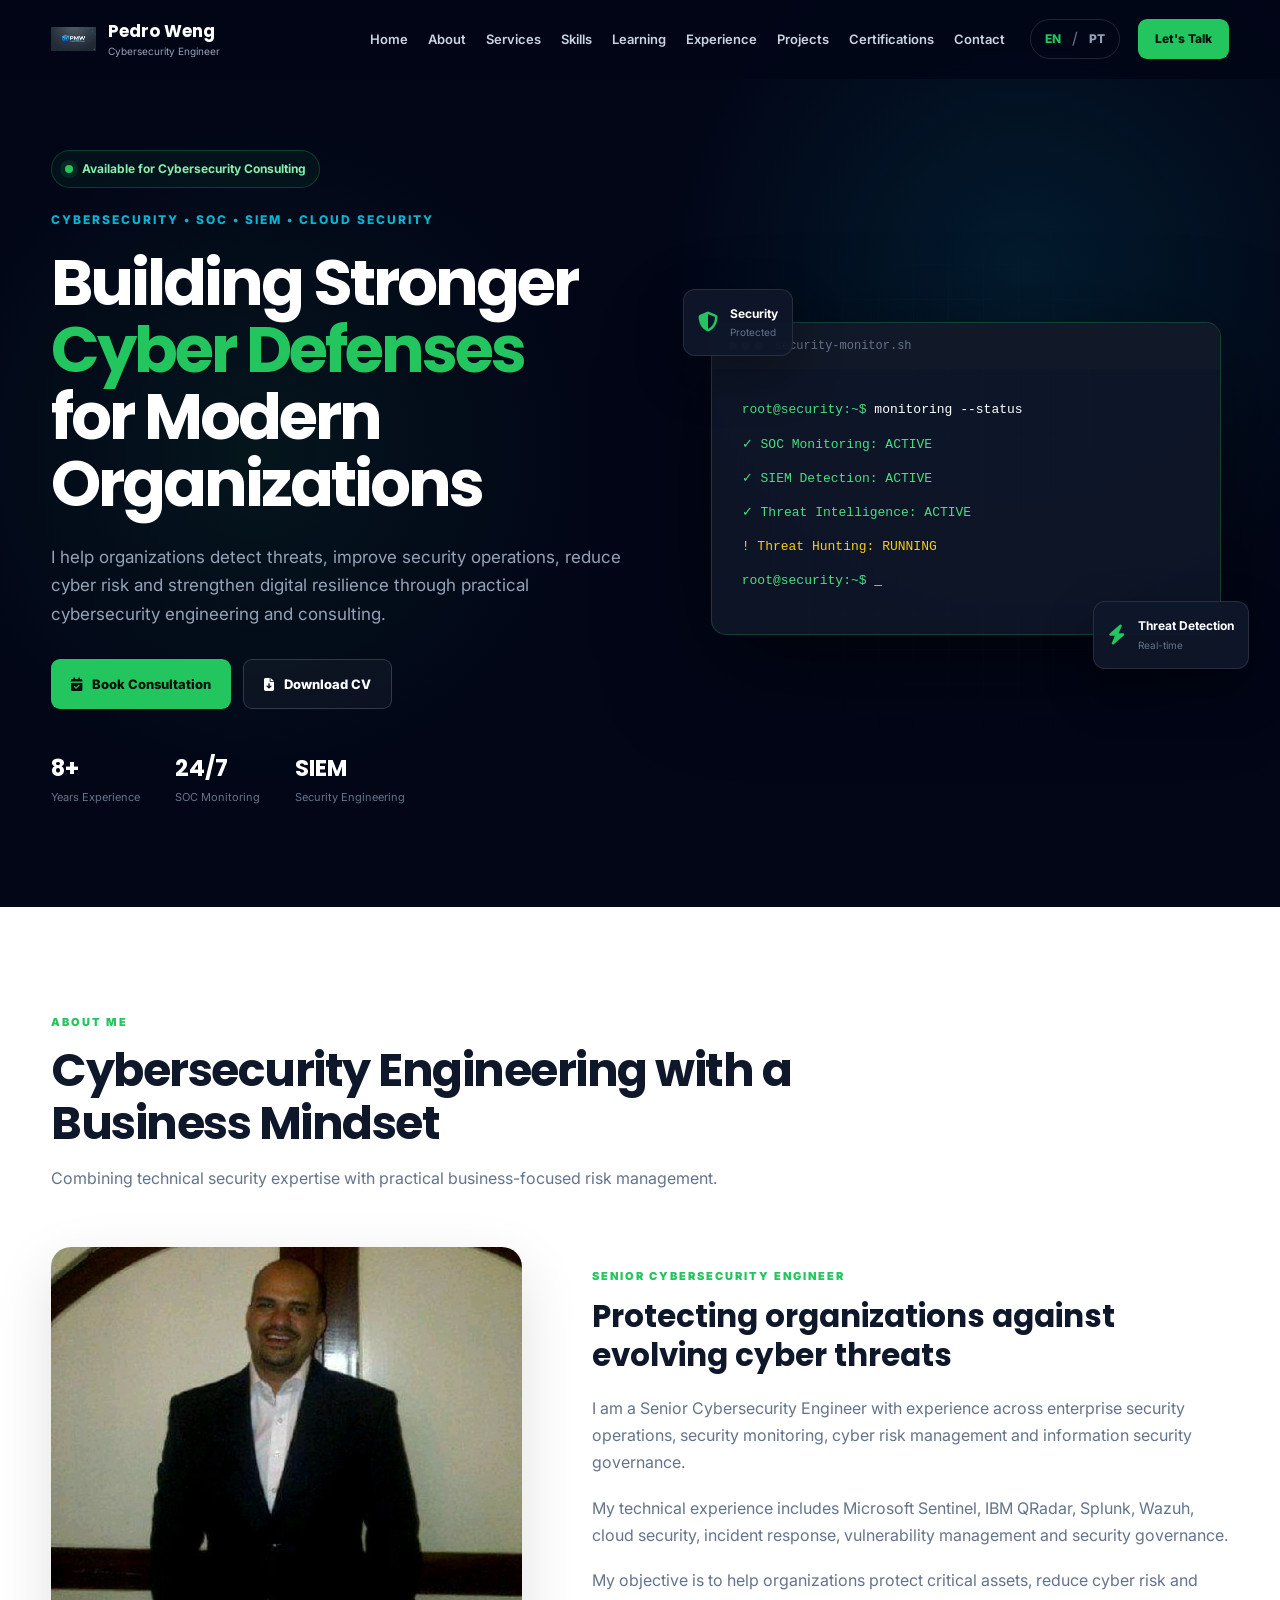
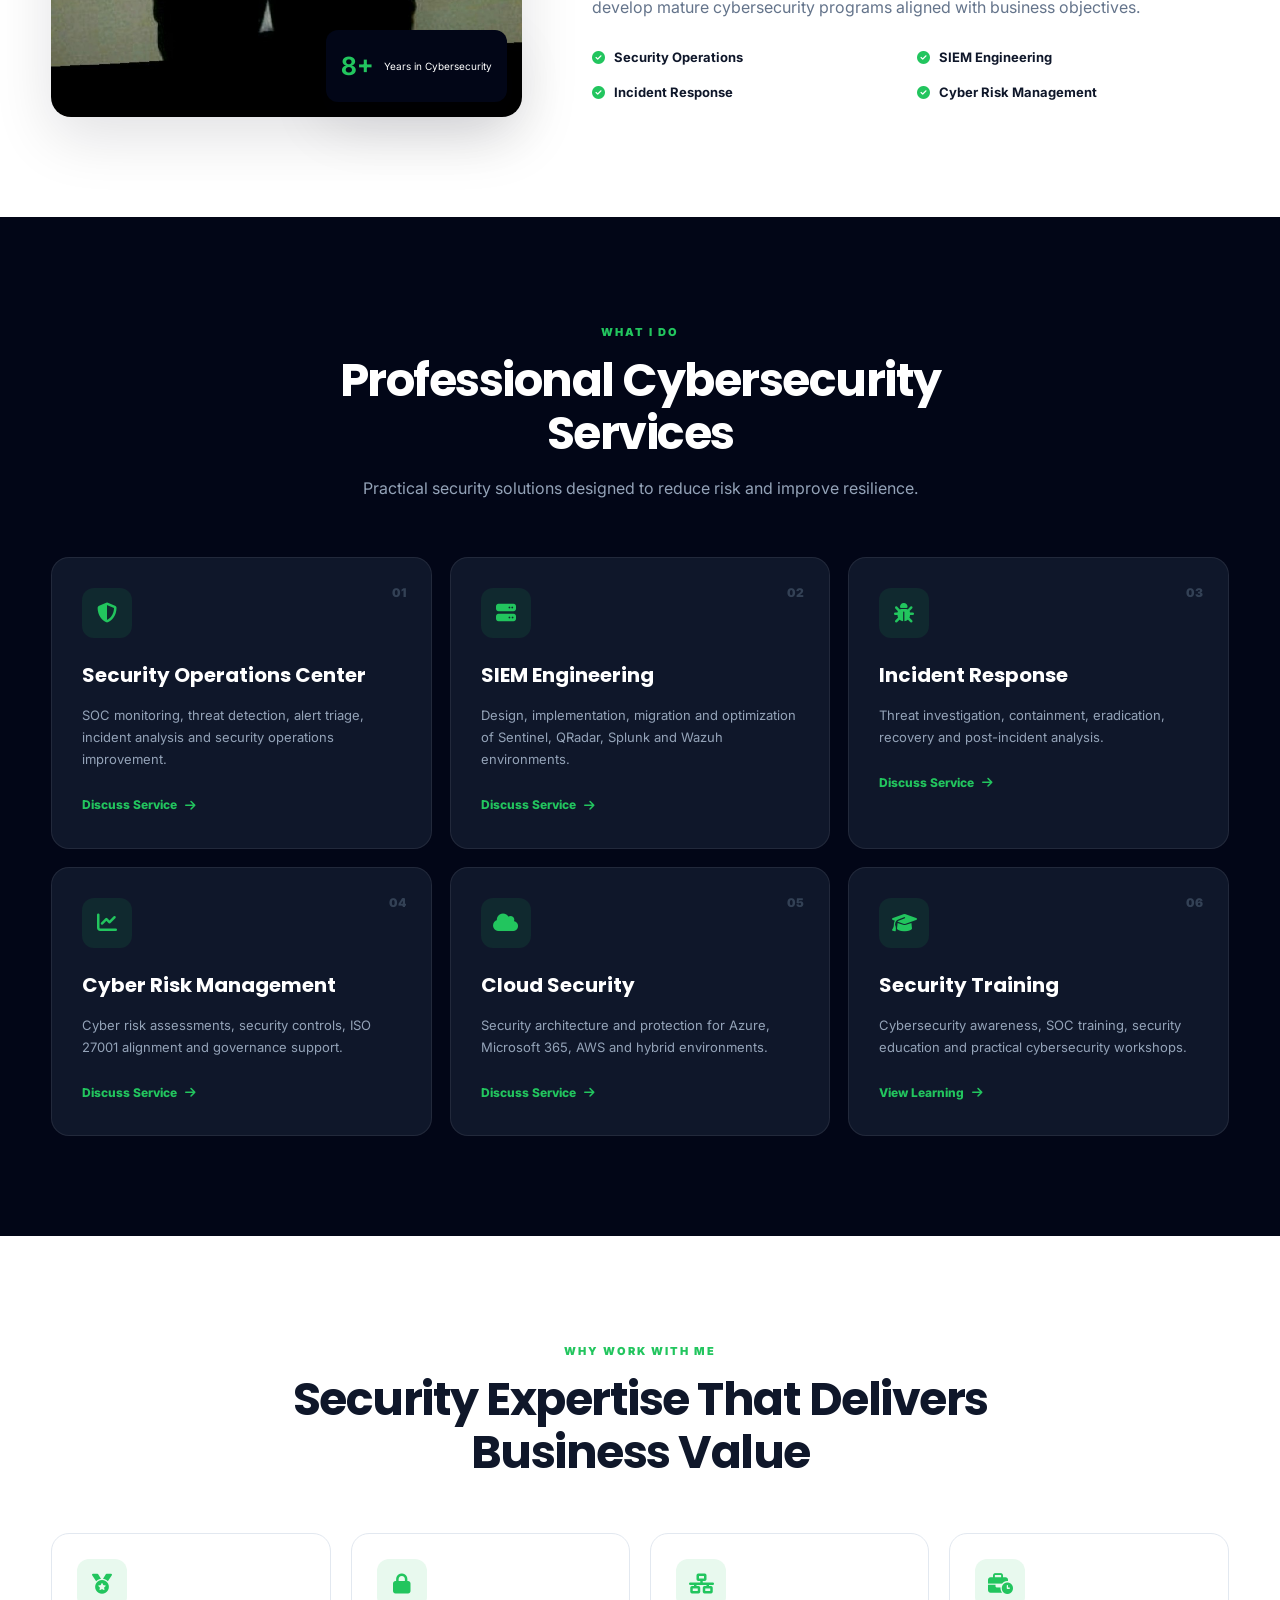
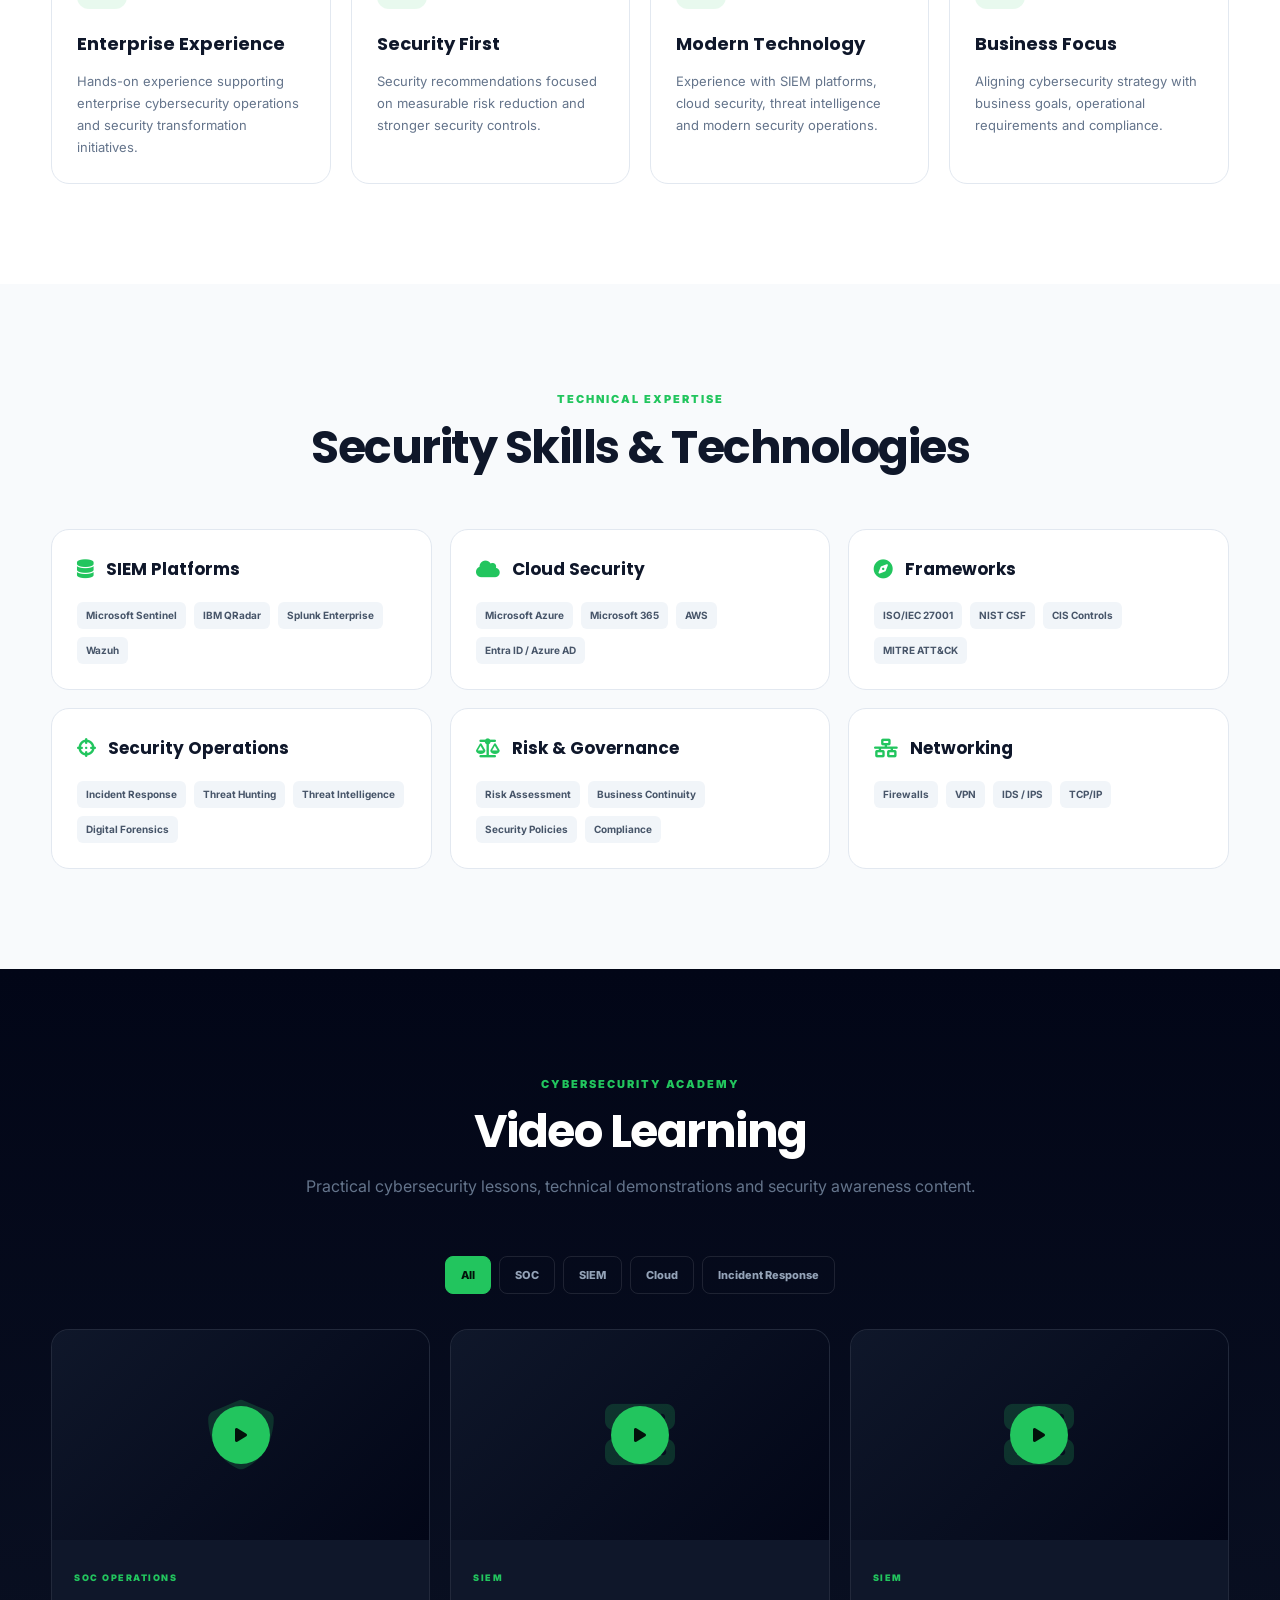
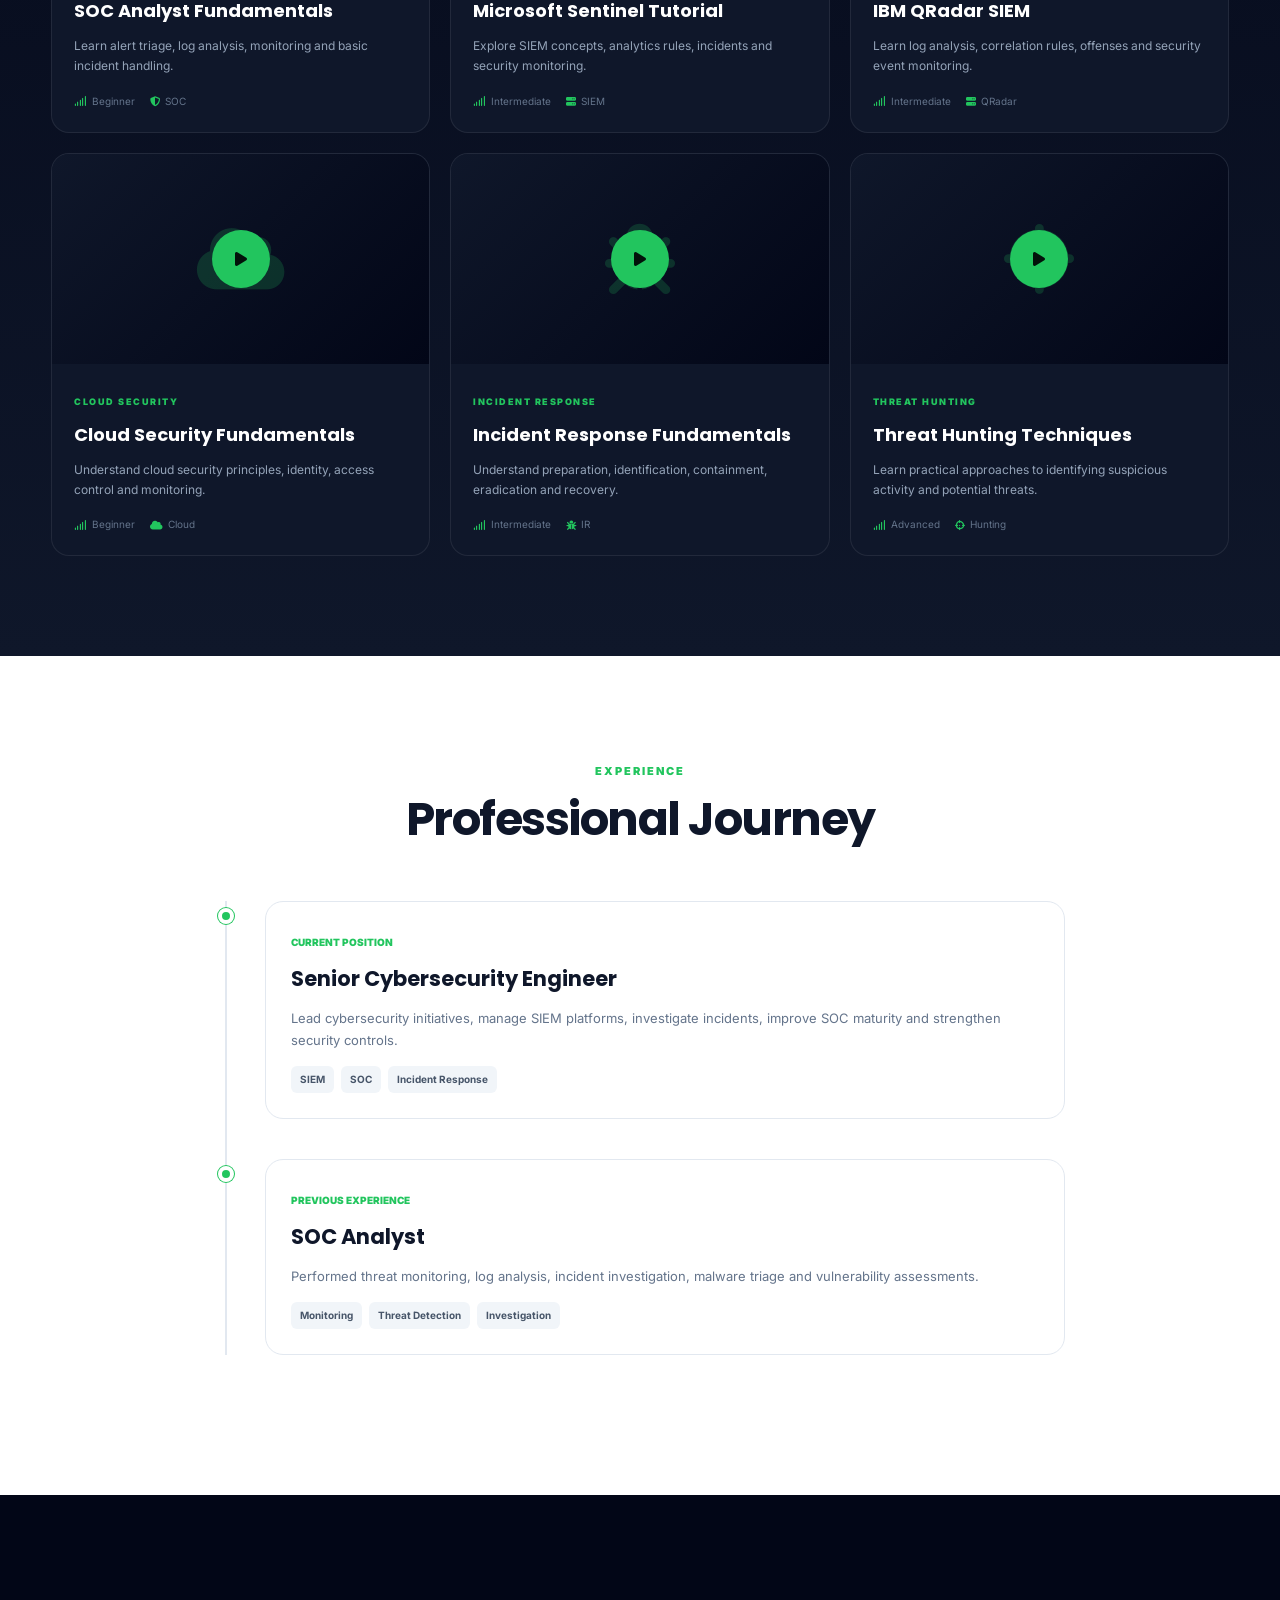
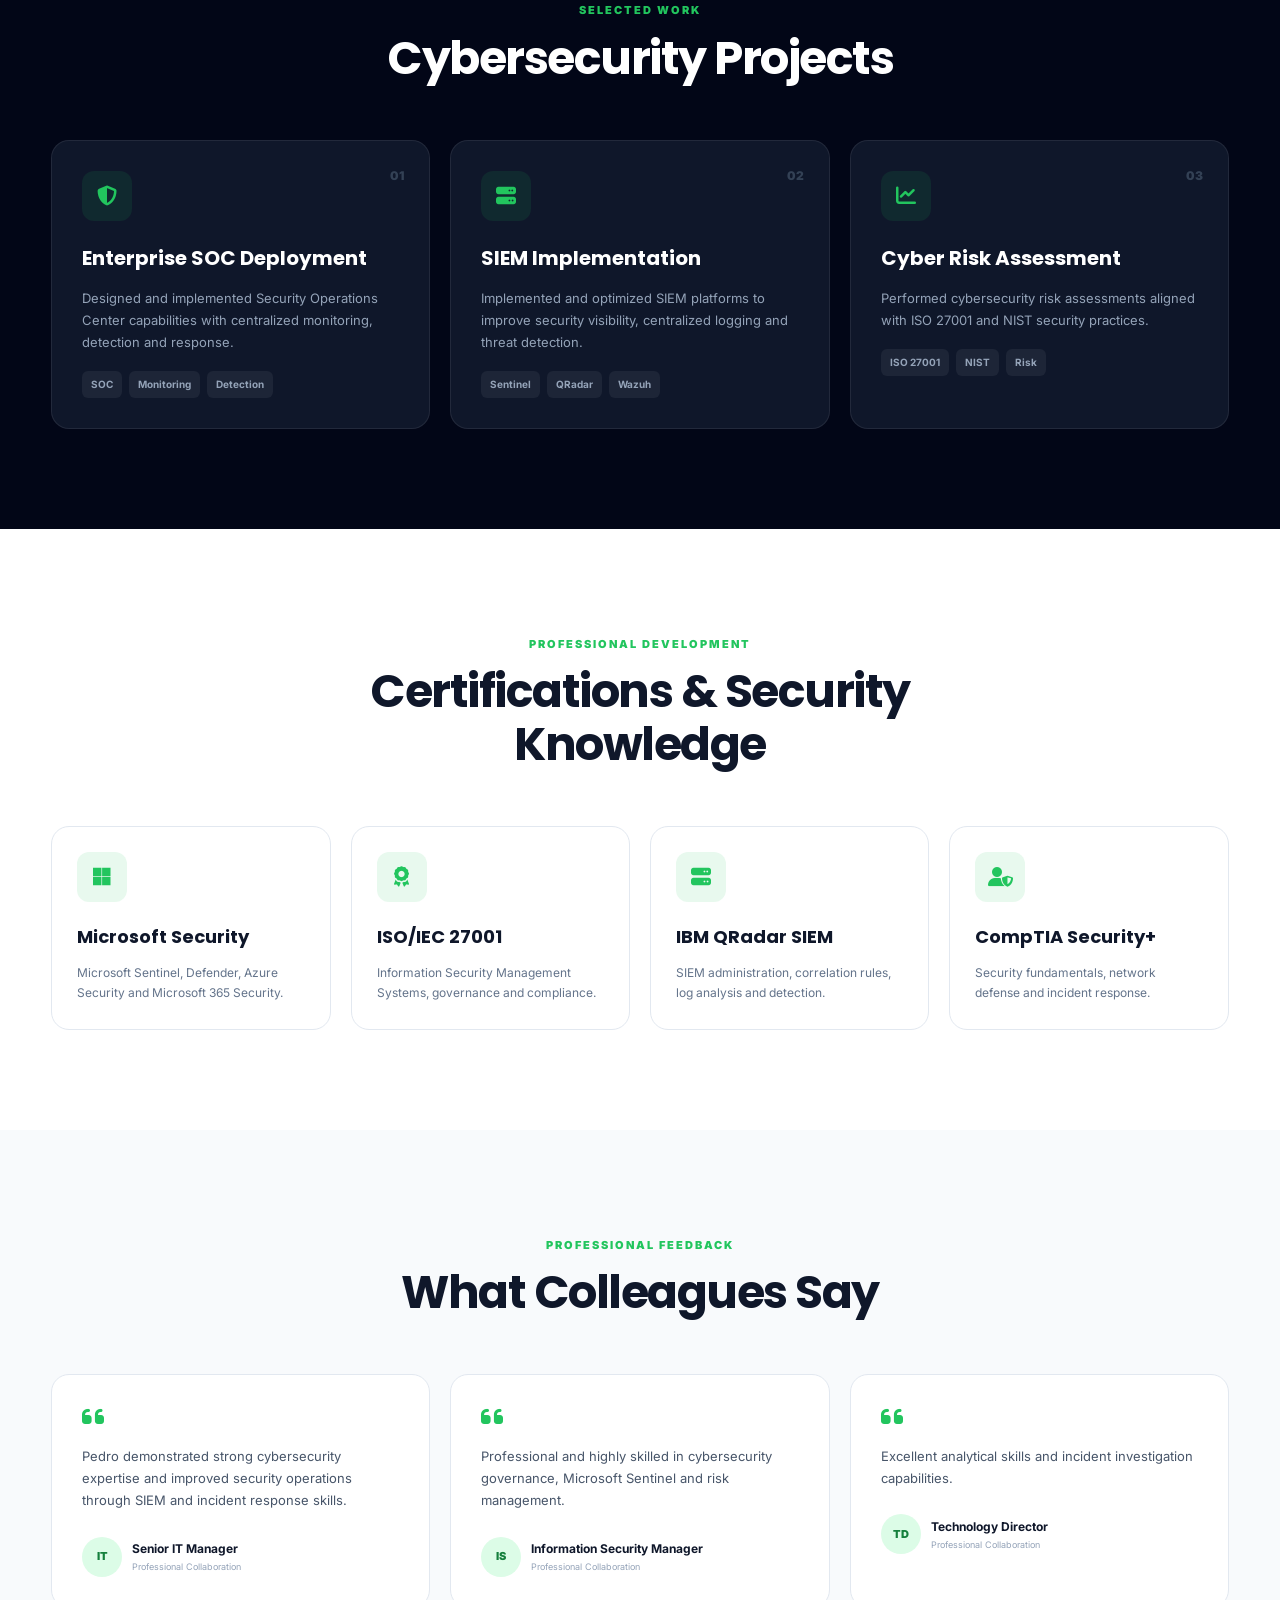
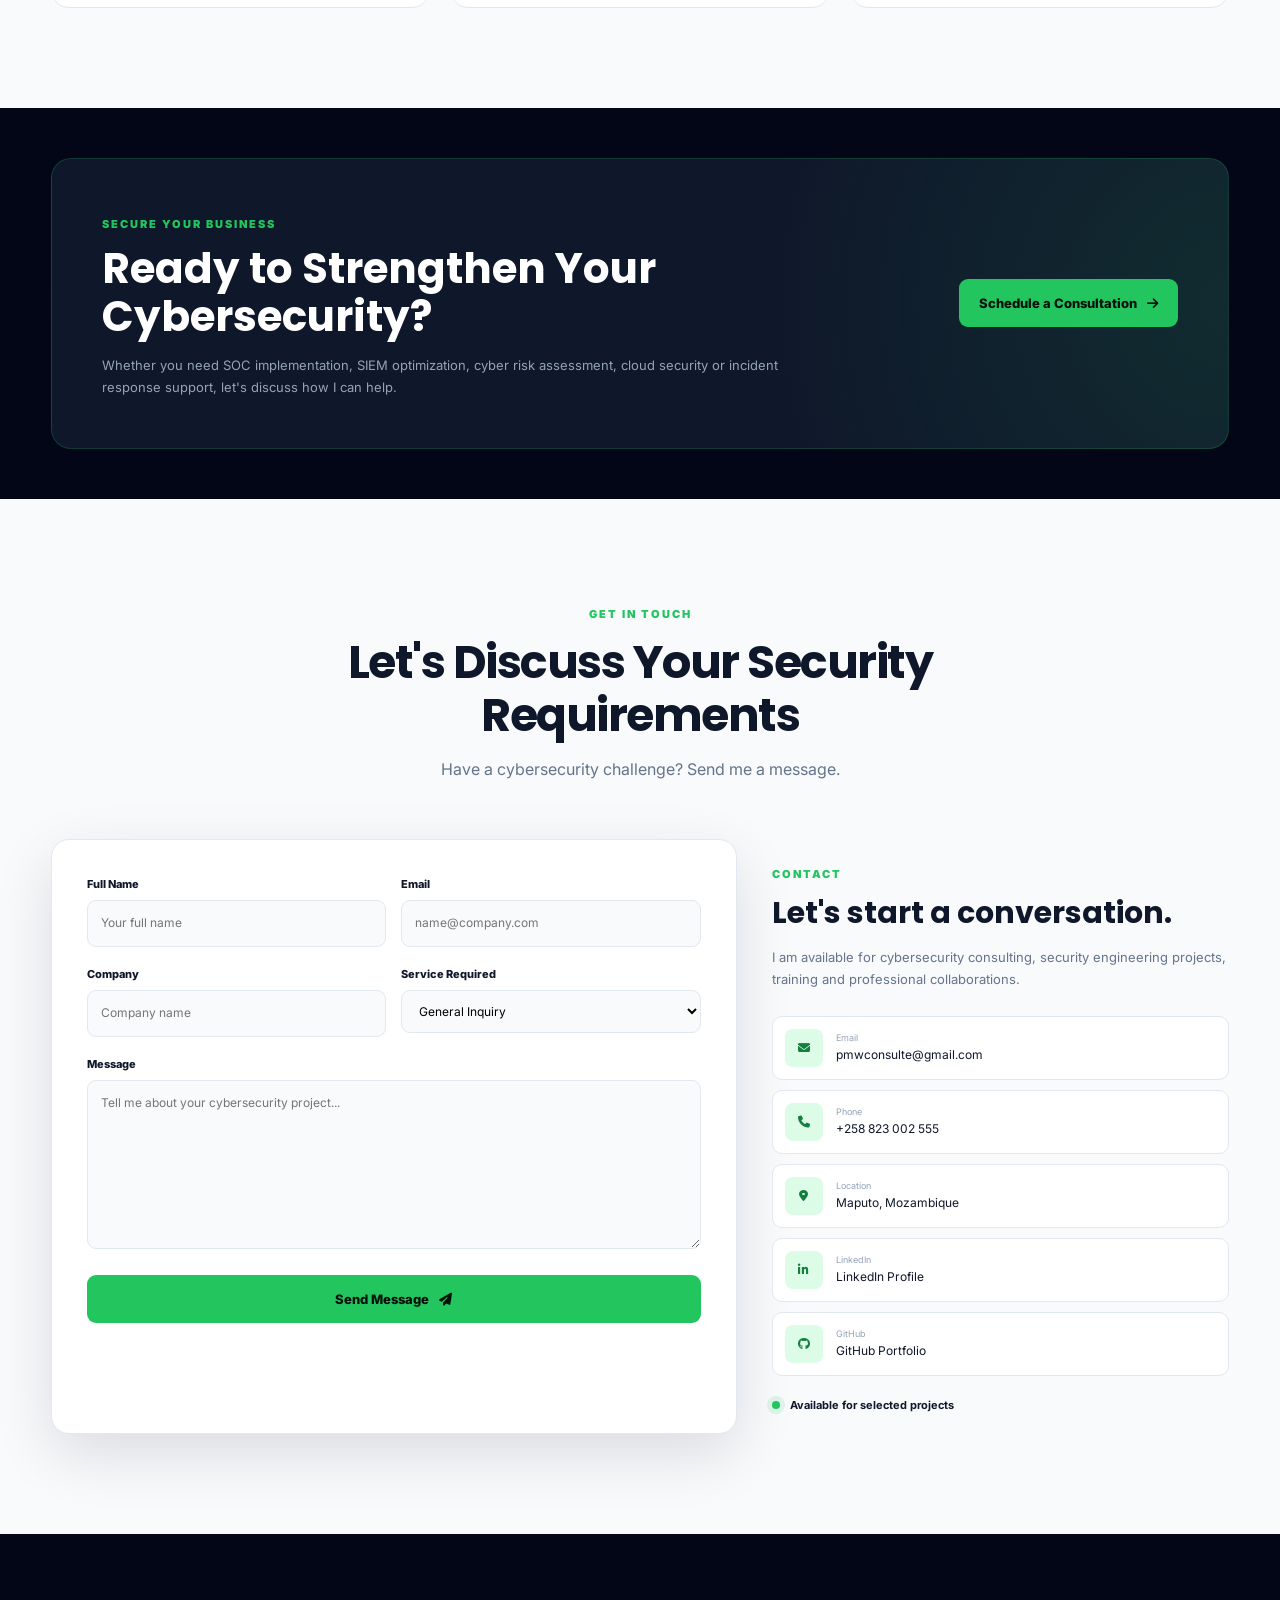
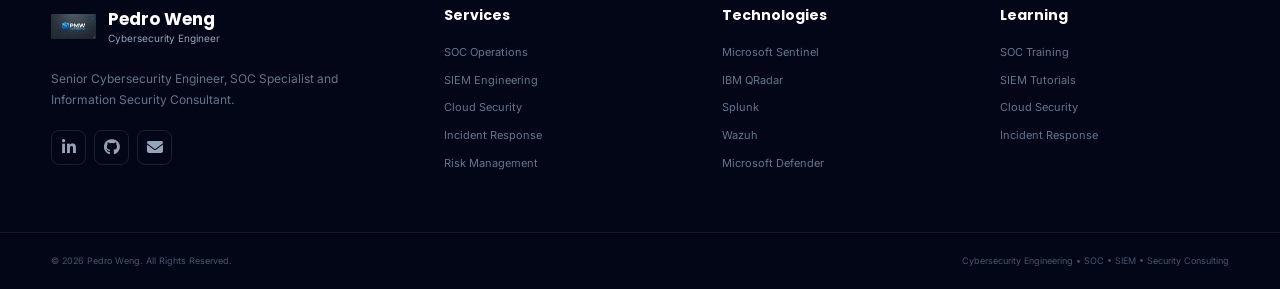
<file: index.html>
<!DOCTYPE html>
<html lang="en">

<head>
    <meta charset="UTF-8">

    <meta name="viewport"
          content="width=device-width, initial-scale=1.0">

    <title id="page-title">
        Pedro Weng | Senior Cybersecurity Engineer
    </title>

    <meta id="page-description"
          name="description"
          content="Pedro Weng - Senior Cybersecurity Engineer and Information Security Consultant specializing in SOC, SIEM, Incident Response, Cloud Security and Cyber Risk Management.">

    <meta name="author" content="Pedro Weng">
    <meta name="robots" content="index, follow">
    <meta name="theme-color" content="#020617">

    <!-- Open Graph -->
    <meta property="og:title"
          content="Pedro Weng | Senior Cybersecurity Engineer">

    <meta property="og:description"
          content="Cybersecurity engineering, SOC, SIEM, incident response, cloud security and cyber risk consulting.">

    <meta property="og:type"
          content="website">

    <meta property="og:image"
          content="profile.jpg">

    <!-- Favicon -->
    <link rel="icon"
          type="image/png"
          href="images/favicon.png">

    <!-- Fonts -->
    <link rel="preconnect"
          href="https://fonts.googleapis.com">

    <link rel="preconnect"
          href="https://fonts.gstatic.com"
          crossorigin>

    <link href="https://fonts.googleapis.com/css2?family=Inter:wght@400;500;600;700;800&family=Poppins:wght@400;500;600;700;800&display=swap"
          rel="stylesheet">

    <!-- Font Awesome -->
    <link rel="stylesheet"
          href="https://cdnjs.cloudflare.com/ajax/libs/font-awesome/6.7.2/css/all.min.css">

    <!-- CSS -->
    <link rel="stylesheet"
          href="style.css">
</head>

<body>

<!-- =====================================================
     HEADER
===================================================== -->

<header class="header" id="header">

    <div class="container nav-container">

        <a href="#home" class="logo">

            <img src="logo.png"
                 alt="Pedro Weng Cybersecurity Logo"
                 class="logo-img">

            <div class="logo-text">
                <strong>Pedro Weng</strong>
                <span data-en="Cybersecurity Engineer"
                      data-pt="Engenheiro de Cibersegurança">
                    Cybersecurity Engineer
                </span>
            </div>

        </a>

        <button class="menu-toggle"
                id="menu-toggle"
                type="button"
                aria-label="Open navigation menu"
                aria-expanded="false"
                aria-controls="nav">

            <i class="fa-solid fa-bars"></i>

        </button>

        <nav class="nav" id="nav">

            <ul>

                <li>
                    <a href="#home"
                       data-en="Home"
                       data-pt="Início">
                        Home
                    </a>
                </li>

                <li>
                    <a href="#about"
                       data-en="About"
                       data-pt="Sobre Mim">
                        About
                    </a>
                </li>

                <li>
                    <a href="#services"
                       data-en="Services"
                       data-pt="Serviços">
                        Services
                    </a>
                </li>

                <li>
                    <a href="#skills"
                       data-en="Skills"
                       data-pt="Competências">
                        Skills
                    </a>
                </li>

                <li>
                    <a href="#video-learning"
                       data-en="Learning"
                       data-pt="Aprendizagem">
                        Learning
                    </a>
                </li>

                <li>
                    <a href="#experience"
                       data-en="Experience"
                       data-pt="Experiência">
                        Experience
                    </a>
                </li>

                <li>
                    <a href="#projects"
                       data-en="Projects"
                       data-pt="Projetos">
                        Projects
                    </a>
                </li>

                <li>
                    <a href="#certifications"
                       data-en="Certifications"
                       data-pt="Certificações">
                        Certifications
                    </a>
                </li>

                <li>
                    <a href="#contact"
                       data-en="Contact"
                       data-pt="Contacto">
                        Contact
                    </a>
                </li>

            </ul>

        </nav>

        <div class="header-actions">

            <div class="language-switcher"
                 aria-label="Language selector">

                <button type="button"
                        class="language-btn active"
                        data-language="en">
                    EN
                </button>

                <span>/</span>

                <button type="button"
                        class="language-btn"
                        data-language="pt">
                    PT
                </button>

            </div>

            <a href="#contact"
               class="nav-cta"
               data-en="Let's Talk"
               data-pt="Fale Comigo">
                Let's Talk
            </a>

        </div>

    </div>

</header>


<main>

<!-- =====================================================
     HERO
===================================================== -->

<section class="hero" id="home">

    <div class="hero-grid container">

        <div class="hero-content reveal">

            <div class="status-badge">

                <span class="status-dot"></span>

                <span data-en="Available for Cybersecurity Consulting"
                      data-pt="Disponível para Consultoria em Cibersegurança">
                    Available for Cybersecurity Consulting
                </span>

            </div>

            <p class="hero-label"
               data-en="CYBERSECURITY • SOC • SIEM • CLOUD SECURITY"
               data-pt="CIBERSEGURANÇA • SOC • SIEM • SEGURANÇA NA NUVEM">
                CYBERSECURITY • SOC • SIEM • CLOUD SECURITY
            </p>

            <h1>

                <span data-en="Building Stronger"
                      data-pt="Construindo Defesas">
                    Building Stronger
                </span>

                <span data-en="Cyber Defenses"
                      data-pt="Cibernéticas Mais Fortes">
                    Cyber Defenses
                </span>

                <span data-en="for Modern Organizations"
                      data-pt="para Organizações Modernas">
                    for Modern Organizations
                </span>

            </h1>

            <p class="hero-description"
               data-en="I help organizations detect threats, improve security operations, reduce cyber risk and strengthen digital resilience through practical cybersecurity engineering and consulting."
               data-pt="Ajudo organizações a detetar ameaças, melhorar as operações de segurança, reduzir o risco cibernético e fortalecer a resiliência digital através de engenharia e consultoria prática em cibersegurança.">
                I help organizations detect threats, improve security operations,
                reduce cyber risk and strengthen digital resilience through practical
                cybersecurity engineering and consulting.
            </p>

            <div class="hero-buttons">

                <a href="#contact"
                   class="btn btn-primary">

                    <i class="fa-solid fa-calendar-check"></i>

                    <span data-en="Book Consultation"
                          data-pt="Agendar Consulta">
                        Book Consultation
                    </span>

                </a>

                <a href="Pedro_Weng_CV.pdf"
                   class="btn btn-secondary"
                   target="_blank"
                   rel="noopener">

                    <i class="fa-solid fa-file-arrow-down"></i>

                    <span data-en="Download CV"
                          data-pt="Baixar CV">
                        Download CV
                    </span>

                </a>

            </div>

            <div class="hero-stats">

                <div class="stat">
                    <strong>8+</strong>
                    <span data-en="Years Experience"
                          data-pt="Anos de Experiência">
                        Years Experience
                    </span>
                </div>

                <div class="stat">
                    <strong>24/7</strong>
                    <span data-en="SOC Monitoring"
                          data-pt="Monitorização SOC">
                        SOC Monitoring
                    </span>
                </div>

                <div class="stat">
                    <strong>SIEM</strong>
                    <span data-en="Security Engineering"
                          data-pt="Engenharia de Segurança">
                        Security Engineering
                    </span>
                </div>

            </div>

        </div>


        <div class="hero-visual reveal">

            <div class="cyber-grid"></div>

            <div class="hero-card">

                <div class="terminal-header">

                    <div class="terminal-dots">
                        <span></span>
                        <span></span>
                        <span></span>
                    </div>

                    <span>security-monitor.sh</span>

                </div>

                <div class="terminal-body">

                    <p>
                        <span class="terminal-green">
                            root@security:~$
                        </span>
                        monitoring --status
                    </p>

                    <p class="terminal-success">
                        ✓ SOC Monitoring: ACTIVE
                    </p>

                    <p class="terminal-success">
                        ✓ SIEM Detection: ACTIVE
                    </p>

                    <p class="terminal-success">
                        ✓ Threat Intelligence: ACTIVE
                    </p>

                    <p class="terminal-warning">
                        ! Threat Hunting: RUNNING
                    </p>

                    <p>
                        <span class="terminal-green">
                            root@security:~$
                        </span>
                        _
                    </p>

                </div>

            </div>

            <div class="floating-card card-one">

                <i class="fa-solid fa-shield-halved"></i>

                <div>
                    <strong data-en="Security"
                            data-pt="Segurança">
                        Security
                    </strong>

                    <span data-en="Protected"
                          data-pt="Protegido">
                        Protected
                    </span>
                </div>

            </div>

            <div class="floating-card card-two">

                <i class="fa-solid fa-bolt"></i>

                <div>
                    <strong data-en="Threat Detection"
                            data-pt="Deteção de Ameaças">
                        Threat Detection
                    </strong>

                    <span data-en="Real-time"
                          data-pt="Em Tempo Real">
                        Real-time
                    </span>
                </div>

            </div>

        </div>

    </div>

</section>


<!-- =====================================================
     ABOUT
===================================================== -->

<section class="section" id="about">

    <div class="container">

        <div class="section-heading reveal">

            <span class="section-tag"
                  data-en="ABOUT ME"
                  data-pt="SOBRE MIM">
                ABOUT ME
            </span>

            <h2 data-en="Cybersecurity Engineering with a Business Mindset"
                data-pt="Engenharia de Cibersegurança com uma Visão Empresarial">
                Cybersecurity Engineering with a Business Mindset
            </h2>

            <p data-en="Combining technical security expertise with practical business-focused risk management."
               data-pt="Combinando conhecimento técnico em segurança com uma gestão de risco prática e orientada para o negócio.">
                Combining technical security expertise with practical
                business-focused risk management.
            </p>

        </div>


        <div class="about-grid">

            <div class="about-image reveal">

                <div class="image-frame">

                    <img src="profile.jpg"
                         alt="Pedro Weng - Senior Cybersecurity Engineer"
                         class="profile-image"
                         loading="lazy">

                    <div class="experience-badge">

                        <strong>8+</strong>

                        <span data-en="Years in Cybersecurity"
                              data-pt="Anos em Cibersegurança">
                            Years in Cybersecurity
                        </span>

                    </div>

                </div>

            </div>


            <div class="about-content reveal">

                <span class="section-tag"
                      data-en="SENIOR CYBERSECURITY ENGINEER"
                      data-pt="ENGENHEIRO SÉNIOR DE CIBERSEGURANÇA">
                    SENIOR CYBERSECURITY ENGINEER
                </span>

                <h3 data-en="Protecting organizations against evolving cyber threats"
                    data-pt="Protegendo organizações contra ameaças cibernéticas em evolução">
                    Protecting organizations against evolving cyber threats
                </h3>

                <p data-en="I am a Senior Cybersecurity Engineer with experience across enterprise security operations, security monitoring, cyber risk management and information security governance."
                   data-pt="Sou Engenheiro Sénior de Cibersegurança com experiência em operações de segurança empresarial, monitorização de segurança, gestão de risco cibernético e governação da segurança da informação.">
                    I am a Senior Cybersecurity Engineer with experience across
                    enterprise security operations, security monitoring, cyber risk
                    management and information security governance.
                </p>

                <p data-en="My technical experience includes Microsoft Sentinel, IBM QRadar, Splunk, Wazuh, cloud security, incident response, vulnerability management and security governance."
                   data-pt="A minha experiência técnica inclui Microsoft Sentinel, IBM QRadar, Splunk, Wazuh, segurança na nuvem, resposta a incidentes, gestão de vulnerabilidades e governação de segurança.">
                    My technical experience includes Microsoft Sentinel, IBM QRadar,
                    Splunk, Wazuh, cloud security, incident response, vulnerability
                    management and security governance.
                </p>

                <p data-en="My objective is to help organizations protect critical assets, reduce cyber risk and develop mature cybersecurity programs aligned with business objectives."
                   data-pt="O meu objetivo é ajudar organizações a proteger ativos críticos, reduzir o risco cibernético e desenvolver programas maduros de cibersegurança alinhados com os objetivos do negócio.">
                    My objective is to help organizations protect critical assets,
                    reduce cyber risk and develop mature cybersecurity programs
                    aligned with business objectives.
                </p>

                <div class="about-points">

                    <div>
                        <i class="fa-solid fa-circle-check"></i>
                        <span data-en="Security Operations"
                              data-pt="Operações de Segurança">
                            Security Operations
                        </span>
                    </div>

                    <div>
                        <i class="fa-solid fa-circle-check"></i>
                        <span data-en="SIEM Engineering"
                              data-pt="Engenharia de SIEM">
                            SIEM Engineering
                        </span>
                    </div>

                    <div>
                        <i class="fa-solid fa-circle-check"></i>
                        <span data-en="Incident Response"
                              data-pt="Resposta a Incidentes">
                            Incident Response
                        </span>
                    </div>

                    <div>
                        <i class="fa-solid fa-circle-check"></i>
                        <span data-en="Cyber Risk Management"
                              data-pt="Gestão de Risco Cibernético">
                            Cyber Risk Management
                        </span>
                    </div>

                </div>

            </div>

        </div>

    </div>

</section>


<!-- =====================================================
     SERVICES
===================================================== -->

<section class="section section-dark" id="services">

    <div class="container">

        <div class="section-heading centered reveal">

            <span class="section-tag"
                  data-en="WHAT I DO"
                  data-pt="O QUE FAÇO">
                WHAT I DO
            </span>

            <h2 data-en="Professional Cybersecurity Services"
                data-pt="Serviços Profissionais de Cibersegurança">
                Professional Cybersecurity Services
            </h2>

            <p data-en="Practical security solutions designed to reduce risk and improve resilience."
               data-pt="Soluções práticas de segurança concebidas para reduzir riscos e melhorar a resiliência.">
                Practical security solutions designed to reduce risk
                and improve resilience.
            </p>

        </div>


        <div class="services-grid">

            <article class="service-card reveal">

                <div class="service-icon">
                    <i class="fa-solid fa-shield-halved"></i>
                </div>

                <span class="service-number">01</span>

                <h3 data-en="Security Operations Center"
                    data-pt="Centro de Operações de Segurança">
                    Security Operations Center
                </h3>

                <p data-en="SOC monitoring, threat detection, alert triage, incident analysis and security operations improvement."
                   data-pt="Monitorização SOC, deteção de ameaças, triagem de alertas, análise de incidentes e melhoria das operações de segurança.">
                    SOC monitoring, threat detection, alert triage,
                    incident analysis and security operations improvement.
                </p>

                <a href="#contact">
                    <span data-en="Discuss Service"
                          data-pt="Falar Sobre o Serviço">
                        Discuss Service
                    </span>
                    <i class="fa-solid fa-arrow-right"></i>
                </a>

            </article>


            <article class="service-card reveal">

                <div class="service-icon">
                    <i class="fa-solid fa-server"></i>
                </div>

                <span class="service-number">02</span>

                <h3 data-en="SIEM Engineering"
                    data-pt="Engenharia de SIEM">
                    SIEM Engineering
                </h3>

                <p data-en="Design, implementation, migration and optimization of Sentinel, QRadar, Splunk and Wazuh environments."
                   data-pt="Conceção, implementação, migração e otimização de ambientes Sentinel, QRadar, Splunk e Wazuh.">
                    Design, implementation, migration and optimization
                    of Sentinel, QRadar, Splunk and Wazuh environments.
                </p>

                <a href="#contact">
                    <span data-en="Discuss Service"
                          data-pt="Falar Sobre o Serviço">
                        Discuss Service
                    </span>
                    <i class="fa-solid fa-arrow-right"></i>
                </a>

            </article>


            <article class="service-card reveal">

                <div class="service-icon">
                    <i class="fa-solid fa-bug"></i>
                </div>

                <span class="service-number">03</span>

                <h3 data-en="Incident Response"
                    data-pt="Resposta a Incidentes">
                    Incident Response
                </h3>

                <p data-en="Threat investigation, containment, eradication, recovery and post-incident analysis."
                   data-pt="Investigação de ameaças, contenção, erradicação, recuperação e análise pós-incidente.">
                    Threat investigation, containment, eradication,
                    recovery and post-incident analysis.
                </p>

                <a href="#contact">
                    <span data-en="Discuss Service"
                          data-pt="Falar Sobre o Serviço">
                        Discuss Service
                    </span>
                    <i class="fa-solid fa-arrow-right"></i>
                </a>

            </article>


            <article class="service-card reveal">

                <div class="service-icon">
                    <i class="fa-solid fa-chart-line"></i>
                </div>

                <span class="service-number">04</span>

                <h3 data-en="Cyber Risk Management"
                    data-pt="Gestão de Risco Cibernético">
                    Cyber Risk Management
                </h3>

                <p data-en="Cyber risk assessments, security controls, ISO 27001 alignment and governance support."
                   data-pt="Avaliações de risco cibernético, controlos de segurança, alinhamento com ISO 27001 e apoio à governação.">
                    Cyber risk assessments, security controls,
                    ISO 27001 alignment and governance support.
                </p>

                <a href="#contact">
                    <span data-en="Discuss Service"
                          data-pt="Falar Sobre o Serviço">
                        Discuss Service
                    </span>
                    <i class="fa-solid fa-arrow-right"></i>
                </a>

            </article>


            <article class="service-card reveal">

                <div class="service-icon">
                    <i class="fa-solid fa-cloud"></i>
                </div>

                <span class="service-number">05</span>

                <h3 data-en="Cloud Security"
                    data-pt="Segurança na Nuvem">
                    Cloud Security
                </h3>

                <p data-en="Security architecture and protection for Azure, Microsoft 365, AWS and hybrid environments."
                   data-pt="Arquitetura de segurança e proteção para Azure, Microsoft 365, AWS e ambientes híbridos.">
                    Security architecture and protection for Azure,
                    Microsoft 365, AWS and hybrid environments.
                </p>

                <a href="#contact">
                    <span data-en="Discuss Service"
                          data-pt="Falar Sobre o Serviço">
                        Discuss Service
                    </span>
                    <i class="fa-solid fa-arrow-right"></i>
                </a>

            </article>


            <article class="service-card reveal">

                <div class="service-icon">
                    <i class="fa-solid fa-graduation-cap"></i>
                </div>

                <span class="service-number">06</span>

                <h3 data-en="Security Training"
                    data-pt="Formação em Cibersegurança">
                    Security Training
                </h3>

                <p data-en="Cybersecurity awareness, SOC training, security education and practical cybersecurity workshops."
                   data-pt="Sensibilização em cibersegurança, formação SOC, educação em segurança e workshops práticos.">
                    Cybersecurity awareness, SOC training,
                    security education and practical cybersecurity workshops.
                </p>

                <a href="#video-learning">
                    <span data-en="View Learning"
                          data-pt="Ver Aprendizagem">
                        View Learning
                    </span>
                    <i class="fa-solid fa-arrow-right"></i>
                </a>

            </article>

        </div>

    </div>

</section>


<!-- =====================================================
     WHY
===================================================== -->

<section class="section" id="why">

    <div class="container">

        <div class="section-heading centered reveal">

            <span class="section-tag"
                  data-en="WHY WORK WITH ME"
                  data-pt="POR QUE TRABALHAR COMIGO">
                WHY WORK WITH ME
            </span>

            <h2 data-en="Security Expertise That Delivers Business Value"
                data-pt="Experiência em Segurança que Gera Valor para o Negócio">
                Security Expertise That Delivers Business Value
            </h2>

        </div>


        <div class="features-grid">

            <div class="feature reveal">

                <div class="feature-icon">
                    <i class="fa-solid fa-medal"></i>
                </div>

                <h3 data-en="Enterprise Experience"
                    data-pt="Experiência Empresarial">
                    Enterprise Experience
                </h3>

                <p data-en="Hands-on experience supporting enterprise cybersecurity operations and security transformation initiatives."
                   data-pt="Experiência prática no apoio a operações de cibersegurança empresarial e iniciativas de transformação de segurança.">
                    Hands-on experience supporting enterprise cybersecurity
                    operations and security transformation initiatives.
                </p>

            </div>


            <div class="feature reveal">

                <div class="feature-icon">
                    <i class="fa-solid fa-lock"></i>
                </div>

                <h3 data-en="Security First"
                    data-pt="Segurança em Primeiro Lugar">
                    Security First
                </h3>

                <p data-en="Security recommendations focused on measurable risk reduction and stronger security controls."
                   data-pt="Recomendações de segurança focadas na redução mensurável do risco e no reforço dos controlos de segurança.">
                    Security recommendations focused on measurable risk
                    reduction and stronger security controls.
                </p>

            </div>


            <div class="feature reveal">

                <div class="feature-icon">
                    <i class="fa-solid fa-network-wired"></i>
                </div>

                <h3 data-en="Modern Technology"
                    data-pt="Tecnologia Moderna">
                    Modern Technology
                </h3>

                <p data-en="Experience with SIEM platforms, cloud security, threat intelligence and modern security operations."
                   data-pt="Experiência com plataformas SIEM, segurança na nuvem, inteligência de ameaças e operações modernas de segurança.">
                    Experience with SIEM platforms, cloud security,
                    threat intelligence and modern security operations.
                </p>

            </div>


            <div class="feature reveal">

                <div class="feature-icon">
                    <i class="fa-solid fa-business-time"></i>
                </div>

                <h3 data-en="Business Focus"
                    data-pt="Foco no Negócio">
                    Business Focus
                </h3>

                <p data-en="Aligning cybersecurity strategy with business goals, operational requirements and compliance."
                   data-pt="Alinhando a estratégia de cibersegurança com objetivos de negócio, requisitos operacionais e conformidade.">
                    Aligning cybersecurity strategy with business goals,
                    operational requirements and compliance.
                </p>

            </div>

        </div>

    </div>

</section>


<!-- =====================================================
     SKILLS
===================================================== -->

<section class="section section-light" id="skills">

    <div class="container">

        <div class="section-heading centered reveal">

            <span class="section-tag"
                  data-en="TECHNICAL EXPERTISE"
                  data-pt="EXPERIÊNCIA TÉCNICA">
                TECHNICAL EXPERTISE
            </span>

            <h2 data-en="Security Skills & Technologies"
                data-pt="Competências e Tecnologias de Segurança">
                Security Skills & Technologies
            </h2>

        </div>


        <div class="skills-grid">

            <div class="skill-card reveal">

                <div class="skill-title">
                    <i class="fa-solid fa-database"></i>
                    <h3>SIEM Platforms</h3>
                </div>

                <div class="skill-list">
                    <span>Microsoft Sentinel</span>
                    <span>IBM QRadar</span>
                    <span>Splunk Enterprise</span>
                    <span>Wazuh</span>
                </div>

            </div>


            <div class="skill-card reveal">

                <div class="skill-title">
                    <i class="fa-solid fa-cloud"></i>
                    <h3 data-en="Cloud Security"
                        data-pt="Segurança na Nuvem">
                        Cloud Security
                    </h3>
                </div>

                <div class="skill-list">
                    <span>Microsoft Azure</span>
                    <span>Microsoft 365</span>
                    <span>AWS</span>
                    <span>Entra ID / Azure AD</span>
                </div>

            </div>


            <div class="skill-card reveal">

                <div class="skill-title">
                    <i class="fa-solid fa-compass"></i>
                    <h3 data-en="Frameworks"
                        data-pt="Frameworks">
                        Frameworks
                    </h3>
                </div>

                <div class="skill-list">
                    <span>ISO/IEC 27001</span>
                    <span>NIST CSF</span>
                    <span>CIS Controls</span>
                    <span>MITRE ATT&CK</span>
                </div>

            </div>


            <div class="skill-card reveal">

                <div class="skill-title">
                    <i class="fa-solid fa-crosshairs"></i>
                    <h3 data-en="Security Operations"
                        data-pt="Operações de Segurança">
                        Security Operations
                    </h3>
                </div>

                <div class="skill-list">
                    <span data-en="Incident Response"
                          data-pt="Resposta a Incidentes">
                        Incident Response
                    </span>

                    <span data-en="Threat Hunting"
                          data-pt="Threat Hunting">
                        Threat Hunting
                    </span>

                    <span data-en="Threat Intelligence"
                          data-pt="Inteligência de Ameaças">
                        Threat Intelligence
                    </span>

                    <span data-en="Digital Forensics"
                          data-pt="Forense Digital">
                        Digital Forensics
                    </span>
                </div>

            </div>


            <div class="skill-card reveal">

                <div class="skill-title">
                    <i class="fa-solid fa-scale-balanced"></i>

                    <h3 data-en="Risk & Governance"
                        data-pt="Risco e Governação">
                        Risk & Governance
                    </h3>
                </div>

                <div class="skill-list">

                    <span data-en="Risk Assessment"
                          data-pt="Avaliação de Risco">
                        Risk Assessment
                    </span>

                    <span data-en="Business Continuity"
                          data-pt="Continuidade de Negócio">
                        Business Continuity
                    </span>

                    <span data-en="Security Policies"
                          data-pt="Políticas de Segurança">
                        Security Policies
                    </span>

                    <span data-en="Compliance"
                          data-pt="Conformidade">
                        Compliance
                    </span>

                </div>

            </div>


            <div class="skill-card reveal">

                <div class="skill-title">
                    <i class="fa-solid fa-network-wired"></i>

                    <h3 data-en="Networking"
                        data-pt="Redes">
                        Networking
                    </h3>
                </div>

                <div class="skill-list">

                    <span>Firewalls</span>
                    <span>VPN</span>
                    <span>IDS / IPS</span>
                    <span>TCP/IP</span>

                </div>

            </div>

        </div>

    </div>

</section>


<!-- =====================================================
     VIDEO LEARNING
===================================================== -->

<section class="section video-section"
         id="video-learning">

    <div class="container">

        <div class="section-heading centered reveal">

            <span class="section-tag"
                  data-en="CYBERSECURITY ACADEMY"
                  data-pt="ACADEMIA DE CIBERSEGURANÇA">
                CYBERSECURITY ACADEMY
            </span>

            <h2 data-en="Video Learning"
                data-pt="Aprendizagem em Vídeo">
                Video Learning
            </h2>

            <p data-en="Practical cybersecurity lessons, technical demonstrations and security awareness content."
               data-pt="Aulas práticas de cibersegurança, demonstrações técnicas e conteúdos de sensibilização em segurança.">
                Practical cybersecurity lessons, technical demonstrations
                and security awareness content.
            </p>

        </div>


        <div class="video-filters reveal">

            <button class="video-filter active"
                    type="button"
                    data-filter="all"
                    aria-pressed="true"
                    data-en="All"
                    data-pt="Todos">
                All
            </button>

            <button class="video-filter"
                    type="button"
                    data-filter="soc"
                    aria-pressed="false">
                SOC
            </button>

            <button class="video-filter"
                    type="button"
                    data-filter="siem"
                    aria-pressed="false">
                SIEM
            </button>

            <button class="video-filter"
                    type="button"
                    data-filter="cloud"
                    aria-pressed="false"
                    data-en="Cloud"
                    data-pt="Nuvem">
                Cloud
            </button>

            <button class="video-filter"
                    type="button"
                    data-filter="incident"
                    aria-pressed="false"
                    data-en="Incident Response"
                    data-pt="Resposta a Incidentes">
                Incident Response
            </button>

        </div>


        <div class="video-grid">

            <!-- VIDEO 1 -->

            <article class="video-card reveal"
                     data-category="soc">

                <div class="video-thumbnail video-soc">

                    <i class="fa-solid fa-shield-halved"></i>

                    <button class="play-button"
                            type="button"
                            data-video="CT92CnqvqzY"
                            data-title-en="SOC Analyst Fundamentals"
                            data-title-pt="Fundamentos de Analista SOC"
                            aria-label="Play video">

                        <i class="fa-solid fa-play"></i>

                    </button>

                </div>

                <div class="video-content">

                    <span class="video-category"
                          data-en="SOC OPERATIONS"
                          data-pt="OPERAÇÕES SOC">
                        SOC OPERATIONS
                    </span>

                    <h3 data-en="SOC Analyst Fundamentals"
                        data-pt="Fundamentos de Analista SOC">
                        SOC Analyst Fundamentals
                    </h3>

                    <p data-en="Learn alert triage, log analysis, monitoring and basic incident handling."
                       data-pt="Aprenda triagem de alertas, análise de logs, monitorização e tratamento básico de incidentes.">
                        Learn alert triage, log analysis,
                        monitoring and basic incident handling.
                    </p>

                    <div class="video-meta">
                        <span>
                            <i class="fa-solid fa-signal"></i>
                            <span data-en="Beginner"
                                  data-pt="Iniciante">
                                Beginner
                            </span>
                        </span>

                        <span>
                            <i class="fa-solid fa-shield-halved"></i>
                            SOC
                        </span>
                    </div>

                </div>

            </article>


            <!-- VIDEO 2 -->

            <article class="video-card reveal"
                     data-category="siem">

                <div class="video-thumbnail video-siem">

                    <i class="fa-solid fa-server"></i>

                    <button class="play-button"
                            type="button"
                            data-video="2KCN_W9G6XQ"
                            data-title-en="Microsoft Sentinel Tutorial"
                            data-title-pt="Tutorial Microsoft Sentinel"
                            aria-label="Play video">

                        <i class="fa-solid fa-play"></i>

                    </button>

                </div>

                <div class="video-content">

                    <span class="video-category">
                        SIEM
                    </span>

                    <h3 data-en="Microsoft Sentinel Tutorial"
                        data-pt="Tutorial Microsoft Sentinel">
                        Microsoft Sentinel Tutorial
                    </h3>

                    <p data-en="Explore SIEM concepts, analytics rules, incidents and security monitoring."
                       data-pt="Explore conceitos de SIEM, regras analíticas, incidentes e monitorização de segurança.">
                        Explore SIEM concepts, analytics rules,
                        incidents and security monitoring.
                    </p>

                    <div class="video-meta">

                        <span>
                            <i class="fa-solid fa-signal"></i>
                            <span data-en="Intermediate"
                                  data-pt="Intermédio">
                                Intermediate
                            </span>
                        </span>

                        <span>
                            <i class="fa-solid fa-server"></i>
                            SIEM
                        </span>

                    </div>

                </div>

            </article>


            <!-- VIDEO 3 -->

            <article class="video-card reveal"
                     data-category="siem">

                <div class="video-thumbnail video-qradar">

                    <i class="fa-solid fa-server"></i>

                    <button class="play-button"
                            type="button"
                            data-video="egj0UcS4TP4"
                            data-title-en="IBM QRadar SIEM"
                            data-title-pt="IBM QRadar SIEM"
                            aria-label="Play video">

                        <i class="fa-solid fa-play"></i>

                    </button>

                </div>

                <div class="video-content">

                    <span class="video-category">
                        SIEM
                    </span>

                    <h3>IBM QRadar SIEM</h3>

                    <p data-en="Learn log analysis, correlation rules, offenses and security event monitoring."
                       data-pt="Aprenda análise de logs, regras de correlação, offenses e monitorização de eventos de segurança.">
                        Learn log analysis, correlation rules,
                        offenses and security event monitoring.
                    </p>

                    <div class="video-meta">

                        <span>
                            <i class="fa-solid fa-signal"></i>
                            <span data-en="Intermediate"
                                  data-pt="Intermédio">
                                Intermediate
                            </span>
                        </span>

                        <span>
                            <i class="fa-solid fa-server"></i>
                            QRadar
                        </span>

                    </div>

                </div>

            </article>


            <!-- VIDEO 4 -->

            <article class="video-card reveal"
                     data-category="cloud">

                <div class="video-thumbnail video-cloud">

                    <i class="fa-solid fa-cloud"></i>

                    <button class="play-button"
                            type="button"
                            data-video="0lw4KU5wHsk"
                            data-title-en="Cloud Security Fundamentals"
                            data-title-pt="Fundamentos de Segurança na Nuvem"
                            aria-label="Play video">

                        <i class="fa-solid fa-play"></i>

                    </button>

                </div>

                <div class="video-content">

                    <span class="video-category"
                          data-en="CLOUD SECURITY"
                          data-pt="SEGURANÇA NA NUVEM">
                        CLOUD SECURITY
                    </span>

                    <h3 data-en="Cloud Security Fundamentals"
                        data-pt="Fundamentos de Segurança na Nuvem">
                        Cloud Security Fundamentals
                    </h3>

                    <p data-en="Understand cloud security principles, identity, access control and monitoring."
                       data-pt="Compreenda os princípios de segurança na nuvem, identidade, controlo de acesso e monitorização.">
                        Understand cloud security principles,
                        identity, access control and monitoring.
                    </p>

                    <div class="video-meta">

                        <span>
                            <i class="fa-solid fa-signal"></i>
                            <span data-en="Beginner"
                                  data-pt="Iniciante">
                                Beginner
                            </span>
                        </span>

                        <span>
                            <i class="fa-solid fa-cloud"></i>
                            <span data-en="Cloud"
                                  data-pt="Nuvem">
                                Cloud
                            </span>
                        </span>

                    </div>

                </div>

            </article>


            <!-- VIDEO 5 -->

            <article class="video-card reveal"
                     data-category="incident">

                <div class="video-thumbnail video-incident">

                    <i class="fa-solid fa-bug"></i>

                    <button class="play-button"
                            type="button"
                            data-video="X2UiMLxRdhE"
                            data-title-en="Incident Response Fundamentals"
                            data-title-pt="Fundamentos de Resposta a Incidentes"
                            aria-label="Play video">

                        <i class="fa-solid fa-play"></i>

                    </button>

                </div>

                <div class="video-content">

                    <span class="video-category"
                          data-en="INCIDENT RESPONSE"
                          data-pt="RESPOSTA A INCIDENTES">
                        INCIDENT RESPONSE
                    </span>

                    <h3 data-en="Incident Response Fundamentals"
                        data-pt="Fundamentos de Resposta a Incidentes">
                        Incident Response Fundamentals
                    </h3>

                    <p data-en="Understand preparation, identification, containment, eradication and recovery."
                       data-pt="Compreenda preparação, identificação, contenção, erradicação e recuperação.">
                        Understand preparation, identification,
                        containment, eradication and recovery.
                    </p>

                    <div class="video-meta">

                        <span>
                            <i class="fa-solid fa-signal"></i>
                            <span data-en="Intermediate"
                                  data-pt="Intermédio">
                                Intermediate
                            </span>
                        </span>

                        <span>
                            <i class="fa-solid fa-bug"></i>
                            IR
                        </span>

                    </div>

                </div>

            </article>


            <!-- VIDEO 6 -->

            <article class="video-card reveal"
                     data-category="soc">

                <div class="video-thumbnail video-hunting">

                    <i class="fa-solid fa-crosshairs"></i>

                    <button class="play-button"
                            type="button"
                            data-video="VNp35Uw_bSM"
                            data-title-en="Threat Hunting Techniques"
                            data-title-pt="Técnicas de Threat Hunting"
                            aria-label="Play video">

                        <i class="fa-solid fa-play"></i>

                    </button>

                </div>

                <div class="video-content">

                    <span class="video-category"
                          data-en="THREAT HUNTING"
                          data-pt="THREAT HUNTING">
                        THREAT HUNTING
                    </span>

                    <h3 data-en="Threat Hunting Techniques"
                        data-pt="Técnicas de Threat Hunting">
                        Threat Hunting Techniques
                    </h3>

                    <p data-en="Learn practical approaches to identifying suspicious activity and potential threats."
                       data-pt="Aprenda abordagens práticas para identificar atividades suspeitas e potenciais ameaças.">
                        Learn practical approaches to identifying
                        suspicious activity and potential threats.
                    </p>

                    <div class="video-meta">

                        <span>
                            <i class="fa-solid fa-signal"></i>
                            <span data-en="Advanced"
                                  data-pt="Avançado">
                                Advanced
                            </span>
                        </span>

                        <span>
                            <i class="fa-solid fa-crosshairs"></i>
                            Hunting
                        </span>

                    </div>

                </div>

            </article>

        </div>

    </div>

</section>


<!-- =====================================================
     EXPERIENCE
===================================================== -->

<section class="section" id="experience">

    <div class="container">

        <div class="section-heading centered reveal">

            <span class="section-tag"
                  data-en="EXPERIENCE"
                  data-pt="EXPERIÊNCIA">
                EXPERIENCE
            </span>

            <h2 data-en="Professional Journey"
                data-pt="Percurso Profissional">
                Professional Journey
            </h2>

        </div>


        <div class="timeline">

            <div class="timeline-item reveal">

                <div class="timeline-dot"></div>

                <div class="timeline-content">

                    <span class="timeline-date"
                          data-en="Current Position"
                          data-pt="Posição Atual">
                        Current Position
                    </span>

                    <h3 data-en="Senior Cybersecurity Engineer"
                        data-pt="Engenheiro Sénior de Cibersegurança">
                        Senior Cybersecurity Engineer
                    </h3>

                    <p data-en="Lead cybersecurity initiatives, manage SIEM platforms, investigate incidents, improve SOC maturity and strengthen security controls."
                       data-pt="Lidero iniciativas de cibersegurança, faço gestão de plataformas SIEM, investigo incidentes, melhoro a maturidade do SOC e reforço os controlos de segurança.">
                        Lead cybersecurity initiatives, manage SIEM platforms,
                        investigate incidents, improve SOC maturity and strengthen
                        security controls.
                    </p>

                    <div class="timeline-tags">
                        <span>SIEM</span>
                        <span>SOC</span>
                        <span data-en="Incident Response"
                              data-pt="Resposta a Incidentes">
                            Incident Response
                        </span>
                    </div>

                </div>

            </div>


            <div class="timeline-item reveal">

                <div class="timeline-dot"></div>

                <div class="timeline-content">

                    <span class="timeline-date"
                          data-en="Previous Experience"
                          data-pt="Experiência Anterior">
                        Previous Experience
                    </span>

                    <h3 data-en="SOC Analyst"
                        data-pt="Analista SOC">
                        SOC Analyst
                    </h3>

                    <p data-en="Performed threat monitoring, log analysis, incident investigation, malware triage and vulnerability assessments."
                       data-pt="Realizei monitorização de ameaças, análise de logs, investigação de incidentes, triagem de malware e avaliações de vulnerabilidades.">
                        Performed threat monitoring, log analysis,
                        incident investigation, malware triage
                        and vulnerability assessments.
                    </p>

                    <div class="timeline-tags">

                        <span data-en="Monitoring"
                              data-pt="Monitorização">
                            Monitoring
                        </span>

                        <span data-en="Threat Detection"
                              data-pt="Deteção de Ameaças">
                            Threat Detection
                        </span>

                        <span data-en="Investigation"
                              data-pt="Investigação">
                            Investigation
                        </span>

                    </div>

                </div>

            </div>

        </div>

    </div>

</section>


<!-- =====================================================
     PROJECTS
===================================================== -->

<section class="section section-dark" id="projects">

    <div class="container">

        <div class="section-heading centered reveal">

            <span class="section-tag"
                  data-en="SELECTED WORK"
                  data-pt="TRABALHOS SELECIONADOS">
                SELECTED WORK
            </span>

            <h2 data-en="Cybersecurity Projects"
                data-pt="Projetos de Cibersegurança">
                Cybersecurity Projects
            </h2>

        </div>


        <div class="projects-grid">

            <article class="project-card reveal">

                <span class="project-number">01</span>

                <div class="project-icon">
                    <i class="fa-solid fa-shield-halved"></i>
                </div>

                <h3 data-en="Enterprise SOC Deployment"
                    data-pt="Implementação de SOC Empresarial">
                    Enterprise SOC Deployment
                </h3>

                <p data-en="Designed and implemented Security Operations Center capabilities with centralized monitoring, detection and response."
                   data-pt="Concebi e implementei capacidades de Centro de Operações de Segurança com monitorização, deteção e resposta centralizadas.">
                    Designed and implemented Security Operations
                    Center capabilities with centralized monitoring,
                    detection and response.
                </p>

                <div class="project-tags">
                    <span>SOC</span>
                    <span data-en="Monitoring"
                          data-pt="Monitorização">
                        Monitoring
                    </span>
                    <span data-en="Detection"
                          data-pt="Deteção">
                        Detection
                    </span>
                </div>

            </article>


            <article class="project-card reveal">

                <span class="project-number">02</span>

                <div class="project-icon">
                    <i class="fa-solid fa-server"></i>
                </div>

                <h3 data-en="SIEM Implementation"
                    data-pt="Implementação de SIEM">
                    SIEM Implementation
                </h3>

                <p data-en="Implemented and optimized SIEM platforms to improve security visibility, centralized logging and threat detection."
                   data-pt="Implementei e otimizei plataformas SIEM para melhorar a visibilidade de segurança, o registo centralizado e a deteção de ameaças.">
                    Implemented and optimized SIEM platforms to
                    improve security visibility, centralized
                    logging and threat detection.
                </p>

                <div class="project-tags">
                    <span>Sentinel</span>
                    <span>QRadar</span>
                    <span>Wazuh</span>
                </div>

            </article>


            <article class="project-card reveal">

                <span class="project-number">03</span>

                <div class="project-icon">
                    <i class="fa-solid fa-chart-line"></i>
                </div>

                <h3 data-en="Cyber Risk Assessment"
                    data-pt="Avaliação de Risco Cibernético">
                    Cyber Risk Assessment
                </h3>

                <p data-en="Performed cybersecurity risk assessments aligned with ISO 27001 and NIST security practices."
                   data-pt="Realizei avaliações de risco cibernético alinhadas com a ISO 27001 e práticas de segurança NIST.">
                    Performed cybersecurity risk assessments
                    aligned with ISO 27001 and NIST security
                    practices.
                </p>

                <div class="project-tags">
                    <span>ISO 27001</span>
                    <span>NIST</span>
                    <span data-en="Risk"
                          data-pt="Risco">
                        Risk
                    </span>
                </div>

            </article>

        </div>

    </div>

</section>


<!-- =====================================================
     CERTIFICATIONS
===================================================== -->

<section class="section" id="certifications">

    <div class="container">

        <div class="section-heading centered reveal">

            <span class="section-tag"
                  data-en="PROFESSIONAL DEVELOPMENT"
                  data-pt="DESENVOLVIMENTO PROFISSIONAL">
                PROFESSIONAL DEVELOPMENT
            </span>

            <h2 data-en="Certifications & Security Knowledge"
                data-pt="Certificações e Conhecimentos de Segurança">
                Certifications & Security Knowledge
            </h2>

        </div>


        <div class="certifications-grid">

            <div class="cert-card reveal">

                <div class="cert-icon">
                    <i class="fa-brands fa-microsoft"></i>
                </div>

                <h3 data-en="Microsoft Security"
                    data-pt="Segurança Microsoft">
                    Microsoft Security
                </h3>

                <p data-en="Microsoft Sentinel, Defender, Azure Security and Microsoft 365 Security."
                   data-pt="Microsoft Sentinel, Defender, Azure Security e Microsoft 365 Security.">
                    Microsoft Sentinel, Defender, Azure Security
                    and Microsoft 365 Security.
                </p>

            </div>


            <div class="cert-card reveal">

                <div class="cert-icon">
                    <i class="fa-solid fa-award"></i>
                </div>

                <h3>ISO/IEC 27001</h3>

                <p data-en="Information Security Management Systems, governance and compliance."
                   data-pt="Sistemas de Gestão de Segurança da Informação, governação e conformidade.">
                    Information Security Management Systems,
                    governance and compliance.
                </p>

            </div>


            <div class="cert-card reveal">

                <div class="cert-icon">
                    <i class="fa-solid fa-server"></i>
                </div>

                <h3>IBM QRadar SIEM</h3>

                <p data-en="SIEM administration, correlation rules, log analysis and detection."
                   data-pt="Administração de SIEM, regras de correlação, análise de logs e deteção.">
                    SIEM administration, correlation rules,
                    log analysis and detection.
                </p>

            </div>


            <div class="cert-card reveal">

                <div class="cert-icon">
                    <i class="fa-solid fa-user-shield"></i>
                </div>

                <h3>CompTIA Security+</h3>

                <p data-en="Security fundamentals, network defense and incident response."
                   data-pt="Fundamentos de segurança, defesa de redes e resposta a incidentes.">
                    Security fundamentals, network defense
                    and incident response.
                </p>

            </div>

        </div>

    </div>

</section>


<!-- =====================================================
     TESTIMONIALS
===================================================== -->

<section class="section section-light"
         id="testimonials">

    <div class="container">

        <div class="section-heading centered reveal">

            <span class="section-tag"
                  data-en="PROFESSIONAL FEEDBACK"
                  data-pt="FEEDBACK PROFISSIONAL">
                PROFESSIONAL FEEDBACK
            </span>

            <h2 data-en="What Colleagues Say"
                data-pt="O Que os Colegas Dizem">
                What Colleagues Say
            </h2>

        </div>


        <div class="testimonials-grid">

            <article class="testimonial-card reveal">

                <i class="fa-solid fa-quote-left quote-icon"></i>

                <p data-en="Pedro demonstrated strong cybersecurity expertise and improved security operations through SIEM and incident response skills."
                   data-pt="Pedro demonstrou fortes conhecimentos de cibersegurança e melhorou as operações de segurança através das suas competências em SIEM e resposta a incidentes.">
                    Pedro demonstrated strong cybersecurity
                    expertise and improved security operations
                    through SIEM and incident response skills.
                </p>

                <div class="testimonial-author">

                    <div class="author-avatar">
                        IT
                    </div>

                    <div>

                        <strong data-en="Senior IT Manager"
                                data-pt="Gestor Sénior de TI">
                            Senior IT Manager
                        </strong>

                        <span data-en="Professional Collaboration"
                              data-pt="Colaboração Profissional">
                            Professional Collaboration
                        </span>

                    </div>

                </div>

            </article>


            <article class="testimonial-card reveal">

                <i class="fa-solid fa-quote-left quote-icon"></i>

                <p data-en="Professional and highly skilled in cybersecurity governance, Microsoft Sentinel and risk management."
                   data-pt="Profissional e altamente qualificado em governação de cibersegurança, Microsoft Sentinel e gestão de risco.">
                    Professional and highly skilled in
                    cybersecurity governance, Microsoft Sentinel
                    and risk management.
                </p>

                <div class="testimonial-author">

                    <div class="author-avatar">
                        IS
                    </div>

                    <div>

                        <strong data-en="Information Security Manager"
                                data-pt="Gestor de Segurança da Informação">
                            Information Security Manager
                        </strong>

                        <span data-en="Professional Collaboration"
                              data-pt="Colaboração Profissional">
                            Professional Collaboration
                        </span>

                    </div>

                </div>

            </article>


            <article class="testimonial-card reveal">

                <i class="fa-solid fa-quote-left quote-icon"></i>

                <p data-en="Excellent analytical skills and incident investigation capabilities."
                   data-pt="Excelentes competências analíticas e capacidade de investigação de incidentes.">
                    Excellent analytical skills and incident
                    investigation capabilities.
                </p>

                <div class="testimonial-author">

                    <div class="author-avatar">
                        TD
                    </div>

                    <div>

                        <strong data-en="Technology Director"
                                data-pt="Diretor de Tecnologia">
                            Technology Director
                        </strong>

                        <span data-en="Professional Collaboration"
                              data-pt="Colaboração Profissional">
                            Professional Collaboration
                        </span>

                    </div>

                </div>

            </article>

        </div>

    </div>

</section>


<!-- =====================================================
     CTA
===================================================== -->

<section class="cta-section">

    <div class="container">

        <div class="cta-box reveal">

            <div class="cta-content">

                <span class="section-tag"
                      data-en="SECURE YOUR BUSINESS"
                      data-pt="PROTEJA O SEU NEGÓCIO">
                    SECURE YOUR BUSINESS
                </span>

                <h2 data-en="Ready to Strengthen Your Cybersecurity?"
                    data-pt="Pronto para Fortalecer a sua Cibersegurança?">
                    Ready to Strengthen Your Cybersecurity?
                </h2>

                <p data-en="Whether you need SOC implementation, SIEM optimization, cyber risk assessment, cloud security or incident response support, let's discuss how I can help."
                   data-pt="Se precisa de implementação de SOC, otimização de SIEM, avaliação de risco cibernético, segurança na nuvem ou apoio na resposta a incidentes, vamos conversar sobre como posso ajudar.">
                    Whether you need SOC implementation,
                    SIEM optimization, cyber risk assessment,
                    cloud security or incident response support,
                    let's discuss how I can help.
                </p>

            </div>

            <a href="#contact"
               class="btn btn-primary">

                <span data-en="Schedule a Consultation"
                      data-pt="Agendar uma Consulta">
                    Schedule a Consultation
                </span>

                <i class="fa-solid fa-arrow-right"></i>

            </a>

        </div>

    </div>

</section>


<!-- =====================================================
     CONTACT
===================================================== -->

<section class="section contact-section"
         id="contact">

    <div class="container">

        <div class="section-heading centered reveal">

            <span class="section-tag"
                  data-en="GET IN TOUCH"
                  data-pt="ENTRE EM CONTACTO">
                GET IN TOUCH
            </span>

            <h2 data-en="Let's Discuss Your Security Requirements"
                data-pt="Vamos Falar Sobre as Suas Necessidades de Segurança">
                Let's Discuss Your Security Requirements
            </h2>

            <p data-en="Have a cybersecurity challenge? Send me a message."
               data-pt="Tem um desafio de cibersegurança? Envie-me uma mensagem.">
                Have a cybersecurity challenge?
                Send me a message.
            </p>

        </div>


        <div class="contact-grid">

            <div class="contact-form-card reveal">

                <form id="contact-form">

                    <div class="form-row">

                        <div class="form-group">

                            <label for="fullName"
                                   data-en="Full Name"
                                   data-pt="Nome Completo">
                                Full Name
                            </label>

                            <input type="text"
                                   id="fullName"
                                   name="fi-sender-fullName"
                                   placeholder="Your full name"
                                   data-placeholder-en="Your full name"
                                   data-placeholder-pt="O seu nome completo"
                                   autocomplete="name"
                                   required>

                        </div>


                        <div class="form-group">

                            <label for="email"
                                   data-en="Email"
                                   data-pt="Email">
                                Email
                            </label>

                            <input type="email"
                                   id="email"
                                   name="fi-sender-email"
                                   placeholder="name@company.com"
                                   autocomplete="email"
                                   required>

                        </div>

                    </div>


                    <div class="form-row">

                        <div class="form-group">

                            <label for="company"
                                   data-en="Company"
                                   data-pt="Empresa">
                                Company
                            </label>

                            <input type="text"
                                   id="company"
                                   name="fi-sender-company"
                                   placeholder="Company name"
                                   data-placeholder-en="Company name"
                                   data-placeholder-pt="Nome da empresa"
                                   autocomplete="organization">

                        </div>


                        <div class="form-group">

                            <label for="subject"
                                   data-en="Service Required"
                                   data-pt="Serviço Pretendido">
                                Service Required
                            </label>

                            <select id="subject"
                                    name="fi-select-subject">

                                <option value="General Inquiry"
                                        data-en="General Inquiry"
                                        data-pt="Consulta Geral">
                                    General Inquiry
                                </option>

                                <option value="Cybersecurity Consulting"
                                        data-en="Cybersecurity Consulting"
                                        data-pt="Consultoria em Cibersegurança">
                                    Cybersecurity Consulting
                                </option>

                                <option value="SOC Services"
                                        data-en="SOC Services"
                                        data-pt="Serviços SOC">
                                    SOC Services
                                </option>

                                <option value="SIEM Engineering"
                                        data-en="SIEM Engineering"
                                        data-pt="Engenharia de SIEM">
                                    SIEM Engineering
                                </option>

                                <option value="Incident Response"
                                        data-en="Incident Response"
                                        data-pt="Resposta a Incidentes">
                                    Incident Response
                                </option>

                                <option value="Risk Assessment"
                                        data-en="Risk Assessment"
                                        data-pt="Avaliação de Risco">
                                    Risk Assessment
                                </option>

                                <option value="Cloud Security"
                                        data-en="Cloud Security"
                                        data-pt="Segurança na Nuvem">
                                    Cloud Security
                                </option>

                                <option value="Training"
                                        data-en="Training"
                                        data-pt="Formação">
                                    Training
                                </option>

                            </select>

                        </div>

                    </div>


                    <div class="form-group">

                        <label for="message"
                               data-en="Message"
                               data-pt="Mensagem">
                            Message
                        </label>

                        <textarea id="message"
                                  name="fi-text-message"
                                  rows="7"
                                  placeholder="Tell me about your cybersecurity project..."
                                  data-placeholder-en="Tell me about your cybersecurity project..."
                                  data-placeholder-pt="Fale-me sobre o seu projeto de cibersegurança..."
                                  required></textarea>

                    </div>


                    <button type="submit"
                            class="btn btn-primary form-submit"
                            id="submit-button">

                        <span data-en="Send Message"
                              data-pt="Enviar Mensagem">
                            Send Message
                        </span>

                        <i class="fa-solid fa-paper-plane"></i>

                    </button>


                    <p id="form-status"
                       class="form-status"
                       role="status"
                       aria-live="polite">
                    </p>

                </form>

            </div>


            <aside class="contact-info reveal">

                <span class="section-tag"
                      data-en="CONTACT"
                      data-pt="CONTACTO">
                    CONTACT
                </span>

                <h3 data-en="Let's start a conversation."
                    data-pt="Vamos iniciar uma conversa.">
                    Let's start a conversation.
                </h3>

                <p data-en="I am available for cybersecurity consulting, security engineering projects, training and professional collaborations."
                   data-pt="Estou disponível para consultoria em cibersegurança, projetos de engenharia de segurança, formação e colaborações profissionais.">
                    I am available for cybersecurity consulting,
                    security engineering projects, training and
                    professional collaborations.
                </p>


                <div class="contact-list">

                    <a href="mailto:pmwconsulte@gmail.com">

                        <span class="contact-icon">
                            <i class="fa-solid fa-envelope"></i>
                        </span>

                        <span>
                            <small data-en="Email"
                                   data-pt="Email">
                                Email
                            </small>
                            pmwconsulte@gmail.com
                        </span>

                    </a>


                    <a href="tel:+258823002555">

                        <span class="contact-icon">
                            <i class="fa-solid fa-phone"></i>
                        </span>

                        <span>
                            <small data-en="Phone"
                                   data-pt="Telefone">
                                Phone
                            </small>
                            +258 823 002 555
                        </span>

                    </a>


                    <div class="contact-item">

                        <span class="contact-icon">
                            <i class="fa-solid fa-location-dot"></i>
                        </span>

                        <span>
                            <small data-en="Location"
                                   data-pt="Localização">
                                Location
                            </small>
                            Maputo, Mozambique
                        </span>

                    </div>


                    <a href="https://linkedin.com/in/pweng/"
                       target="_blank"
                       rel="noopener noreferrer">

                        <span class="contact-icon">
                            <i class="fa-brands fa-linkedin-in"></i>
                        </span>

                        <span>
                            <small>LinkedIn</small>
                            LinkedIn Profile
                        </span>

                    </a>


                    <a href="https://github.com/"
                       target="_blank"
                       rel="noopener noreferrer">

                        <span class="contact-icon">
                            <i class="fa-brands fa-github"></i>
                        </span>

                        <span>
                            <small>GitHub</small>
                            GitHub Portfolio
                        </span>

                    </a>

                </div>


                <div class="availability">

                    <span class="status-dot"></span>

                    <span data-en="Available for selected projects"
                          data-pt="Disponível para projetos selecionados">
                        Available for selected projects
                    </span>

                </div>

            </aside>

        </div>

    </div>

</section>

</main>


<!-- =====================================================
     VIDEO MODAL
===================================================== -->

<div class="video-modal"
     id="video-modal"
     aria-hidden="true">

    <div class="video-modal-content">

        <button class="video-modal-close"
                id="video-modal-close"
                type="button"
                aria-label="Close video">

            <i class="fa-solid fa-xmark"></i>

        </button>

        <div class="video-modal-header">

            <h3 id="video-modal-title">
                Cybersecurity Training
            </h3>

        </div>

        <div class="video-modal-player">

            <iframe id="video-player"
                    src=""
                    title="Cybersecurity Training Video"
                    allow="accelerometer; autoplay; clipboard-write; encrypted-media; gyroscope; picture-in-picture"
                    allowfullscreen>
            </iframe>

        </div>

    </div>

</div>


<!-- =====================================================
     FOOTER
===================================================== -->

<footer class="footer">

    <div class="container footer-grid">

        <div class="footer-brand">

            <a href="#home" class="logo">

                <img src="logo.png"
                     alt="Pedro Weng Cybersecurity Logo"
                     class="logo-img">

                <div class="logo-text">
                    <strong>Pedro Weng</strong>

                    <span data-en="Cybersecurity Engineer"
                          data-pt="Engenheiro de Cibersegurança">
                        Cybersecurity Engineer
                    </span>
                </div>

            </a>

            <p data-en="Senior Cybersecurity Engineer, SOC Specialist and Information Security Consultant."
               data-pt="Engenheiro Sénior de Cibersegurança, Especialista SOC e Consultor de Segurança da Informação.">
                Senior Cybersecurity Engineer,
                SOC Specialist and Information
                Security Consultant.
            </p>

            <div class="social-links">

                <a href="https://linkedin.com/in/pweng/"
                   target="_blank"
                   rel="noopener noreferrer"
                   aria-label="LinkedIn">

                    <i class="fa-brands fa-linkedin-in"></i>

                </a>

                <a href="https://github.com/"
                   target="_blank"
                   rel="noopener noreferrer"
                   aria-label="GitHub">

                    <i class="fa-brands fa-github"></i>

                </a>

                <a href="mailto:pmwconsulte@gmail.com"
                   aria-label="Email">

                    <i class="fa-solid fa-envelope"></i>

                </a>

            </div>

        </div>


        <div class="footer-column">

            <h4 data-en="Services"
                data-pt="Serviços">
                Services
            </h4>

            <ul>

                <li>
                    <a href="#services"
                       data-en="SOC Operations"
                       data-pt="Operações SOC">
                        SOC Operations
                    </a>
                </li>

                <li>
                    <a href="#services"
                       data-en="SIEM Engineering"
                       data-pt="Engenharia de SIEM">
                        SIEM Engineering
                    </a>
                </li>

                <li>
                    <a href="#services"
                       data-en="Cloud Security"
                       data-pt="Segurança na Nuvem">
                        Cloud Security
                    </a>
                </li>

                <li>
                    <a href="#services"
                       data-en="Incident Response"
                       data-pt="Resposta a Incidentes">
                        Incident Response
                    </a>
                </li>

                <li>
                    <a href="#services"
                       data-en="Risk Management"
                       data-pt="Gestão de Risco">
                        Risk Management
                    </a>
                </li>

            </ul>

        </div>


        <div class="footer-column">

            <h4 data-en="Technologies"
                data-pt="Tecnologias">
                Technologies
            </h4>

            <ul>
                <li>Microsoft Sentinel</li>
                <li>IBM QRadar</li>
                <li>Splunk</li>
                <li>Wazuh</li>
                <li>Microsoft Defender</li>
            </ul>

        </div>


        <div class="footer-column">

            <h4 data-en="Learning"
                data-pt="Aprendizagem">
                Learning
            </h4>

            <ul>

                <li>
                    <a href="#video-learning"
                       data-en="SOC Training"
                       data-pt="Formação SOC">
                        SOC Training
                    </a>
                </li>

                <li>
                    <a href="#video-learning"
                       data-en="SIEM Tutorials"
                       data-pt="Tutoriais SIEM">
                        SIEM Tutorials
                    </a>
                </li>

                <li>
                    <a href="#video-learning"
                       data-en="Cloud Security"
                       data-pt="Segurança na Nuvem">
                        Cloud Security
                    </a>
                </li>

                <li>
                    <a href="#video-learning"
                       data-en="Incident Response"
                       data-pt="Resposta a Incidentes">
                        Incident Response
                    </a>
                </li>

            </ul>

        </div>

    </div>


    <div class="footer-bottom">

        <div class="container">

            <p data-en="© 2026 Pedro Weng. All Rights Reserved."
               data-pt="© 2026 Pedro Weng. Todos os Direitos Reservados.">
                © 2026 Pedro Weng. All Rights Reserved.
            </p>

            <p data-en="Cybersecurity Engineering • SOC • SIEM • Security Consulting"
               data-pt="Engenharia de Cibersegurança • SOC • SIEM • Consultoria de Segurança">
                Cybersecurity Engineering • SOC • SIEM • Security Consulting
            </p>

        </div>

    </div>

</footer>


<!-- BACK TO TOP -->

<button id="back-to-top"
        class="back-to-top"
        type="button"
        aria-label="Back to top">

    <i class="fa-solid fa-arrow-up"></i>

</button>


<!-- FORMINIT -->
<script src="https://forminit.com/sdk/v1/forminit.js"></script>

<!-- MAIN JAVASCRIPT -->
<script src="script.js"></script>

</body>
</html>
</file>
<file: style.css>
/* =====================================================
   PEDRO WENG CYBERSECURITY WEBSITE
   STYLE.CSS
===================================================== */

:root {
    --bg: #020617;
    --bg-soft: #0f172a;
    --bg-light: #f8fafc;
    --white: #ffffff;
    --text: #0f172a;
    --text-light: #64748b;
    --text-dark: #cbd5e1;
    --primary: #22c55e;
    --primary-dark: #16a34a;
    --cyan: #06b6d4;
    --border: #e2e8f0;
    --dark-border: rgba(255,255,255,.1);

    --container: 1180px;

    --radius: 18px;

    --shadow:
        0 20px 60px rgba(2,6,23,.12);

    --transition:
        all .3s ease;
}

* {
    margin: 0;
    padding: 0;
    box-sizing: border-box;
}

html {
    scroll-behavior: smooth;
}

body {
    font-family: "Inter", sans-serif;
    color: var(--text);
    background: var(--white);
    line-height: 1.7;
    overflow-x: hidden;
}

body.modal-open {
    overflow: hidden;
}

img {
    max-width: 100%;
    display: block;
}

a {
    text-decoration: none;
    color: inherit;
}

button,
input,
textarea,
select {
    font: inherit;
}

button {
    cursor: pointer;
}

.container {
    width: min(92%, var(--container));
    margin: auto;
}


/* =====================================================
   HEADER
===================================================== */

.header {
    position: fixed;
    top: 0;
    left: 0;
    width: 100%;
    z-index: 1000;

    background: rgba(2,6,23,.88);
    backdrop-filter: blur(18px);

    border-bottom: 1px solid transparent;

    transition: var(--transition);
}

.header.scrolled {
    border-bottom-color: rgba(255,255,255,.1);
    box-shadow: 0 10px 40px rgba(0,0,0,.18);
}

.nav-container {
    min-height: 78px;

    display: flex;
    align-items: center;
    gap: 25px;
}

.logo {
    display: flex;
    align-items: center;
    gap: 12px;

    color: white;

    flex-shrink: 0;
}

.logo-img {
    width: 45px;
    height: 45px;
    object-fit: contain;
}

.logo-text {
    display: flex;
    flex-direction: column;
    line-height: 1.2;
}

.logo-text strong {
    font-family: "Poppins", sans-serif;
    font-size: 17px;
}

.logo-text span {
    color: #94a3b8;
    font-size: 10px;
    margin-top: 3px;
}

.nav {
    margin-left: auto;
}

.nav ul {
    list-style: none;

    display: flex;
    align-items: center;
    gap: 20px;
}

.nav a {
    color: #cbd5e1;
    font-size: 13px;
    font-weight: 600;

    transition: var(--transition);
}

.nav a:hover {
    color: var(--primary);
}

.header-actions {
    display: flex;
    align-items: center;
    gap: 18px;
}

.language-switcher {
    display: flex;
    align-items: center;
    gap: 6px;

    color: #64748b;

    border: 1px solid rgba(255,255,255,.12);
    border-radius: 30px;
    padding: 5px 9px;
}

.language-btn {
    border: 0;
    background: transparent;

    color: #94a3b8;

    font-size: 12px;
    font-weight: 800;

    padding: 4px 5px;

    transition: var(--transition);
}

.language-btn:hover,
.language-btn.active {
    color: var(--primary);
}

.nav-cta {
    background: var(--primary);
    color: #02120a !important;

    padding: 10px 17px;
    border-radius: 9px;

    font-size: 12px;
    font-weight: 800;

    white-space: nowrap;

    transition: var(--transition);
}

.nav-cta:hover {
    background: #4ade80;
    transform: translateY(-2px);
}

.menu-toggle {
    display: none;

    background: transparent;
    color: white;

    border: 0;

    font-size: 22px;
}


/* =====================================================
   HERO
===================================================== */

.hero {
    min-height: 100vh;

    padding: 150px 0 100px;

    display: flex;
    align-items: center;

    background:
        radial-gradient(circle at 80% 30%, rgba(6,182,212,.12), transparent 30%),
        radial-gradient(circle at 20% 50%, rgba(34,197,94,.08), transparent 30%),
        var(--bg);

    color: white;
}

.hero-grid {
    display: grid;
    grid-template-columns: 1.05fr .95fr;
    align-items: center;
    gap: 70px;
}

.status-badge {
    display: inline-flex;
    align-items: center;
    gap: 9px;

    padding: 8px 13px;

    border: 1px solid rgba(34,197,94,.25);
    border-radius: 50px;

    background: rgba(34,197,94,.06);

    color: #86efac;

    font-size: 12px;
    font-weight: 700;

    margin-bottom: 22px;
}

.status-dot {
    width: 8px;
    height: 8px;

    border-radius: 50%;

    background: var(--primary);

    box-shadow:
        0 0 0 5px rgba(34,197,94,.12);

    flex-shrink: 0;
}

.hero-label {
    color: var(--cyan);

    font-size: 12px;
    font-weight: 800;
    letter-spacing: 2px;

    margin-bottom: 18px;
}

.hero h1 {
    font-family: "Poppins", sans-serif;

    font-size: clamp(42px, 5vw, 72px);

    line-height: 1.05;

    letter-spacing: -3px;

    margin-bottom: 25px;
}

.hero h1 span {
    display: block;
}

.hero h1 span:nth-child(2) {
    color: var(--primary);
}

.hero-description {
    max-width: 680px;

    color: #94a3b8;

    font-size: 17px;

    margin-bottom: 30px;
}

.hero-buttons {
    display: flex;
    flex-wrap: wrap;
    gap: 12px;

    margin-bottom: 40px;
}

.btn {
    display: inline-flex;
    align-items: center;
    justify-content: center;
    gap: 10px;

    border: 0;

    padding: 13px 20px;

    border-radius: 9px;

    font-weight: 800;
    font-size: 13px;

    transition: var(--transition);
}

.btn-primary {
    background: var(--primary);
    color: #02120a;
}

.btn-primary:hover {
    background: #4ade80;
    transform: translateY(-3px);
    box-shadow: 0 15px 35px rgba(34,197,94,.2);
}

.btn-secondary {
    color: white;
    border: 1px solid rgba(255,255,255,.16);
    background: rgba(255,255,255,.04);
}

.btn-secondary:hover {
    border-color: var(--primary);
    color: var(--primary);
}

.hero-stats {
    display: flex;
    flex-wrap: wrap;
    gap: 35px;
}

.stat {
    display: flex;
    flex-direction: column;
}

.stat strong {
    color: white;

    font-family: "Poppins", sans-serif;

    font-size: 23px;
}

.stat span {
    color: #64748b;
    font-size: 11px;
}


/* =====================================================
   HERO TERMINAL
===================================================== */

.hero-visual {
    position: relative;

    min-height: 500px;

    display: flex;
    align-items: center;
    justify-content: center;
}

.cyber-grid {
    position: absolute;
    inset: 0;

    background-image:
        linear-gradient(rgba(34,197,94,.08) 1px, transparent 1px),
        linear-gradient(90deg, rgba(34,197,94,.08) 1px, transparent 1px);

    background-size: 35px 35px;

    mask-image: radial-gradient(circle, black, transparent 75%);
}

.hero-card {
    width: min(100%, 510px);

    position: relative;
    z-index: 2;

    border:
        1px solid rgba(34,197,94,.25);

    border-radius: 15px;

    overflow: hidden;

    background: rgba(15,23,42,.88);

    box-shadow:
        0 30px 100px rgba(0,0,0,.5);

    animation: floating 5s ease-in-out infinite;
}

.terminal-header {
    display: flex;
    align-items: center;
    gap: 12px;

    padding: 13px 17px;

    background: #111827;

    color: #64748b;

    font-family: monospace;
    font-size: 12px;
}

.terminal-dots {
    display: flex;
    gap: 5px;
}

.terminal-dots span {
    width: 8px;
    height: 8px;

    border-radius: 50%;

    background: #475569;
}

.terminal-body {
    padding: 30px;

    font-family: monospace;
    font-size: 13px;
}

.terminal-body p {
    margin-bottom: 12px;
}

.terminal-green {
    color: #4ade80;
}

.terminal-success {
    color: #4ade80;
}

.terminal-warning {
    color: #facc15;
}

.floating-card {
    position: absolute;
    z-index: 3;

    display: flex;
    align-items: center;
    gap: 12px;

    padding: 14px;

    background: rgba(15,23,42,.95);

    border: 1px solid rgba(255,255,255,.1);

    border-radius: 12px;

    box-shadow: 0 20px 50px rgba(0,0,0,.3);

    animation: floating 4s ease-in-out infinite;
}

.floating-card i {
    color: var(--primary);
    font-size: 20px;
}

.floating-card strong,
.floating-card span {
    display: block;
}

.floating-card strong {
    font-size: 12px;
}

.floating-card span {
    color: #64748b;
    font-size: 10px;
}

.card-one {
    top: 12%;
    left: -20px;
}

.card-two {
    bottom: 12%;
    right: -20px;
}

@keyframes floating {
    0%,100% {
        transform: translateY(0);
    }

    50% {
        transform: translateY(-10px);
    }
}


/* =====================================================
   SECTIONS
===================================================== */

.section {
    padding: 100px 0;
}

.section-light {
    background: #f8fafc;
}

.section-dark {
    background: var(--bg);
    color: white;
}

.section-heading {
    max-width: 750px;
    margin-bottom: 55px;
}

.section-heading.centered {
    text-align: center;
    margin-left: auto;
    margin-right: auto;
}

.section-tag {
    color: var(--primary);

    font-size: 11px;
    font-weight: 900;

    letter-spacing: 2px;

    display: inline-block;

    margin-bottom: 12px;
}

.section-heading h2 {
    font-family: "Poppins", sans-serif;

    font-size: clamp(30px, 4vw, 46px);

    line-height: 1.15;

    letter-spacing: -1.5px;

    margin-bottom: 15px;
}

.section-heading p {
    color: var(--text-light);
}

.section-dark .section-heading p {
    color: #94a3b8;
}


/* =====================================================
   ABOUT
===================================================== */

.about-grid {
    display: grid;
    grid-template-columns: .85fr 1.15fr;
    gap: 70px;
    align-items: center;
}

.image-frame {
    position: relative;
}

.profile-image {
    width: 100%;
    max-width: 480px;

    border-radius: 20px;

    object-fit: cover;

    box-shadow: var(--shadow);
}

.experience-badge {
    position: absolute;

    right: 15px;
    bottom: 15px;

    display: flex;
    align-items: center;
    gap: 10px;

    padding: 15px;

    background: var(--bg);
    color: white;

    border-radius: 12px;

    box-shadow: var(--shadow);
}

.experience-badge strong {
    color: var(--primary);
    font-size: 25px;
}

.experience-badge span {
    font-size: 10px;
    line-height: 1.3;
}

.about-content h3 {
    font-family: "Poppins", sans-serif;

    font-size: 31px;
    line-height: 1.25;

    margin-bottom: 20px;
}

.about-content p {
    color: var(--text-light);
    margin-bottom: 18px;
}

.about-points {
    display: grid;
    grid-template-columns: 1fr 1fr;
    gap: 13px;

    margin-top: 25px;
}

.about-points div {
    display: flex;
    align-items: center;
    gap: 9px;

    font-size: 13px;
    font-weight: 700;
}

.about-points i {
    color: var(--primary);
}


/* =====================================================
   SERVICES
===================================================== */

.services-grid {
    display: grid;

    grid-template-columns:
        repeat(3, 1fr);

    gap: 18px;
}

.service-card {
    position: relative;

    padding: 30px;

    background: #0f172a;

    border: 1px solid rgba(255,255,255,.08);

    border-radius: var(--radius);

    transition: var(--transition);
}

.service-card:hover {
    transform: translateY(-7px);
    border-color: rgba(34,197,94,.4);
}

.service-icon,
.feature-icon,
.project-icon,
.cert-icon {
    width: 50px;
    height: 50px;

    display: grid;
    place-items: center;

    border-radius: 12px;

    background: rgba(34,197,94,.1);

    color: var(--primary);

    font-size: 20px;

    margin-bottom: 20px;
}

.service-number {
    position: absolute;

    right: 25px;
    top: 25px;

    color: #334155;

    font-size: 12px;
    font-weight: 900;
}

.service-card h3 {
    font-family: "Poppins", sans-serif;
    font-size: 20px;

    margin-bottom: 12px;
}

.service-card p {
    color: #94a3b8;
    font-size: 13px;

    margin-bottom: 20px;
}

.service-card a {
    color: var(--primary);

    font-size: 12px;
    font-weight: 800;

    display: inline-flex;
    align-items: center;
    gap: 8px;
}


/* =====================================================
   FEATURES
===================================================== */

.features-grid {
    display: grid;
    grid-template-columns: repeat(4,1fr);
    gap: 20px;
}

.feature {
    padding: 25px;

    border: 1px solid var(--border);
    border-radius: var(--radius);

    transition: var(--transition);
}

.feature:hover {
    transform: translateY(-5px);
    box-shadow: var(--shadow);
}

.feature h3 {
    font-family: "Poppins", sans-serif;

    font-size: 18px;

    margin-bottom: 10px;
}

.feature p {
    color: var(--text-light);
    font-size: 13px;
}


/* =====================================================
   SKILLS
===================================================== */

.skills-grid {
    display: grid;
    grid-template-columns: repeat(3,1fr);
    gap: 18px;
}

.skill-card {
    background: white;

    border: 1px solid var(--border);

    border-radius: var(--radius);

    padding: 25px;

    transition: var(--transition);
}

.skill-card:hover {
    transform: translateY(-5px);
    box-shadow: var(--shadow);
}

.skill-title {
    display: flex;
    align-items: center;
    gap: 12px;

    margin-bottom: 18px;
}

.skill-title i {
    color: var(--primary);
    font-size: 19px;
}

.skill-title h3 {
    font-family: "Poppins", sans-serif;
    font-size: 17px;
}

.skill-list {
    display: flex;
    flex-wrap: wrap;
    gap: 8px;
}

.skill-list span,
.project-tags span,
.timeline-tags span {
    padding: 5px 9px;

    border-radius: 6px;

    background: #f1f5f9;

    color: #475569;

    font-size: 10px;
    font-weight: 700;
}


/* =====================================================
   VIDEO
===================================================== */

.video-section {
    background:
        linear-gradient(
            180deg,
            #020617,
            #0f172a
        );

    color: white;
}

.video-filters {
    display: flex;
    flex-wrap: wrap;
    justify-content: center;
    gap: 8px;

    margin-bottom: 35px;
}

.video-filter {
    border: 1px solid rgba(255,255,255,.1);

    background: transparent;

    color: #94a3b8;

    padding: 9px 15px;

    border-radius: 8px;

    font-size: 11px;
    font-weight: 800;

    transition: var(--transition);
}

.video-filter:hover,
.video-filter.active {
    background: var(--primary);
    color: #02120a;
    border-color: var(--primary);
}

.video-grid {
    display: grid;
    grid-template-columns: repeat(3,1fr);
    gap: 20px;
}

.video-card {
    overflow: hidden;

    border:
        1px solid rgba(255,255,255,.08);

    border-radius: var(--radius);

    background: #0f172a;

    transition: var(--transition);
}

.video-card:hover {
    transform: translateY(-6px);
    border-color: rgba(34,197,94,.4);
}

.video-card.hidden {
    display: none;
}

.video-thumbnail {
    min-height: 210px;

    position: relative;

    display: grid;
    place-items: center;

    background:
        linear-gradient(
            135deg,
            #0f172a,
            #020617
        );

    overflow: hidden;
}

.video-thumbnail > i {
    color: rgba(34,197,94,.2);
    font-size: 70px;
}

.play-button {
    position: absolute;

    width: 58px;
    height: 58px;

    border: 0;
    border-radius: 50%;

    background: var(--primary);

    color: #02120a;

    display: grid;
    place-items: center;

    transition: var(--transition);
}

.play-button:hover {
    transform: scale(1.12);
    background: white;
}

.video-content {
    padding: 22px;
}

.video-category {
    color: var(--primary);

    font-size: 9px;
    font-weight: 900;

    letter-spacing: 1.5px;
}

.video-content h3 {
    font-family: "Poppins", sans-serif;

    font-size: 18px;

    margin: 7px 0 9px;
}

.video-content p {
    color: #94a3b8;

    font-size: 12px;

    margin-bottom: 16px;
}

.video-meta {
    display: flex;
    gap: 15px;

    color: #64748b;

    font-size: 10px;
}

.video-meta span {
    display: inline-flex;
    align-items: center;
    gap: 5px;
}

.video-meta i {
    color: var(--primary);
}


/* =====================================================
   TIMELINE
===================================================== */

.timeline {
    max-width: 850px;

    margin: auto;

    position: relative;
}

.timeline::before {
    content: "";

    position: absolute;

    top: 0;
    bottom: 0;
    left: 10px;

    width: 2px;

    background: var(--border);
}

.timeline-item {
    position: relative;

    padding-left: 50px;

    margin-bottom: 40px;
}

.timeline-dot {
    position: absolute;

    left: 3px;
    top: 7px;

    width: 16px;
    height: 16px;

    background: var(--primary);

    border: 4px solid white;

    border-radius: 50%;

    box-shadow: 0 0 0 1px var(--primary);
}

.timeline-content {
    padding: 25px;

    border: 1px solid var(--border);

    border-radius: var(--radius);
}

.timeline-date {
    color: var(--primary);

    font-size: 10px;
    font-weight: 900;

    text-transform: uppercase;
}

.timeline-content h3 {
    font-family: "Poppins", sans-serif;

    font-size: 21px;

    margin: 7px 0 10px;
}

.timeline-content p {
    color: var(--text-light);

    font-size: 13px;

    margin-bottom: 15px;
}

.timeline-tags {
    display: flex;
    flex-wrap: wrap;
    gap: 7px;
}


/* =====================================================
   PROJECTS
===================================================== */

.projects-grid {
    display: grid;
    grid-template-columns: repeat(3,1fr);
    gap: 20px;
}

.project-card {
    position: relative;

    padding: 30px;

    border: 1px solid rgba(255,255,255,.08);

    border-radius: var(--radius);

    background: #0f172a;

    transition: var(--transition);
}

.project-card:hover {
    transform: translateY(-6px);
    border-color: rgba(34,197,94,.4);
}

.project-number {
    position: absolute;

    top: 25px;
    right: 25px;

    color: #334155;

    font-size: 12px;
    font-weight: 900;
}

.project-card h3 {
    font-family: "Poppins", sans-serif;

    font-size: 20px;

    margin-bottom: 12px;
}

.project-card p {
    color: #94a3b8;

    font-size: 13px;

    margin-bottom: 18px;
}

.project-tags {
    display: flex;
    flex-wrap: wrap;
    gap: 7px;
}

.section-dark .project-tags span {
    background: rgba(255,255,255,.06);
    color: #94a3b8;
}


/* =====================================================
   CERTIFICATIONS
===================================================== */

.certifications-grid {
    display: grid;
    grid-template-columns: repeat(4,1fr);
    gap: 20px;
}

.cert-card {
    padding: 25px;

    border: 1px solid var(--border);

    border-radius: var(--radius);

    transition: var(--transition);
}

.cert-card:hover {
    transform: translateY(-5px);
    box-shadow: var(--shadow);
}

.cert-card h3 {
    font-family: "Poppins", sans-serif;

    font-size: 18px;

    margin-bottom: 10px;
}

.cert-card p {
    color: var(--text-light);
    font-size: 12px;
}


/* =====================================================
   TESTIMONIALS
===================================================== */

.testimonials-grid {
    display: grid;
    grid-template-columns: repeat(3,1fr);
    gap: 20px;
}

.testimonial-card {
    position: relative;

    padding: 30px;

    border: 1px solid var(--border);

    border-radius: var(--radius);

    background: white;
}

.quote-icon {
    color: var(--primary);

    font-size: 25px;

    margin-bottom: 15px;
}

.testimonial-card > p {
    color: #475569;

    font-size: 13px;

    margin-bottom: 25px;
}

.testimonial-author {
    display: flex;
    align-items: center;
    gap: 10px;
}

.author-avatar {
    width: 40px;
    height: 40px;

    display: grid;
    place-items: center;

    background: #dcfce7;

    color: #15803d;

    border-radius: 50%;

    font-size: 11px;
    font-weight: 900;
}

.testimonial-author strong,
.testimonial-author span {
    display: block;
}

.testimonial-author strong {
    font-size: 12px;
}

.testimonial-author span {
    color: #94a3b8;
    font-size: 9px;
}


/* =====================================================
   CTA
===================================================== */

.cta-section {
    padding: 50px 0;

    background: #020617;
}

.cta-box {
    display: flex;
    align-items: center;
    justify-content: space-between;
    gap: 35px;

    padding: 50px;

    border:
        1px solid rgba(34,197,94,.2);

    border-radius: 20px;

    background:
        radial-gradient(
            circle at right,
            rgba(34,197,94,.12),
            transparent 40%
        ),
        #0f172a;

    color: white;
}

.cta-content {
    max-width: 720px;
}

.cta-content h2 {
    font-family: "Poppins", sans-serif;

    font-size: clamp(28px,4vw,42px);

    line-height: 1.15;

    margin-bottom: 12px;
}

.cta-content p {
    color: #94a3b8;
    font-size: 13px;
}


/* =====================================================
   CONTACT
===================================================== */

.contact-section {
    background: #f8fafc;
}

.contact-grid {
    display: grid;

    grid-template-columns: 1.2fr .8fr;

    gap: 35px;
}

.contact-form-card {
    padding: 35px;

    background: white;

    border: 1px solid var(--border);

    border-radius: var(--radius);

    box-shadow: var(--shadow);
}

.form-row {
    display: grid;
    grid-template-columns: 1fr 1fr;
    gap: 15px;
}

.form-group {
    margin-bottom: 18px;
}

.form-group label {
    display: block;

    font-size: 11px;
    font-weight: 800;

    margin-bottom: 7px;
}

.form-group input,
.form-group textarea,
.form-group select {
    width: 100%;

    border: 1px solid var(--border);

    background: #f8fafc;

    border-radius: 9px;

    padding: 12px 13px;

    outline: none;

    font-size: 12px;

    transition: var(--transition);
}

.form-group textarea {
    resize: vertical;
}

.form-group input:focus,
.form-group textarea:focus,
.form-group select:focus {
    border-color: var(--primary);

    box-shadow:
        0 0 0 3px rgba(34,197,94,.1);
}

.form-submit {
    width: 100%;
}

.form-submit:disabled {
    opacity: .6;
    cursor: not-allowed;
}

.form-status {
    margin-top: 15px;

    font-size: 12px;

    min-height: 20px;
}

.status-success {
    color: #15803d;
}

.status-error {
    color: #dc2626;
}

.contact-info {
    padding: 20px 0;
}

.contact-info h3 {
    font-family: "Poppins", sans-serif;

    font-size: 30px;

    line-height: 1.2;

    margin-bottom: 15px;
}

.contact-info > p {
    color: var(--text-light);

    font-size: 13px;

    margin-bottom: 25px;
}

.contact-list {
    display: grid;
    gap: 10px;
}

.contact-list > a,
.contact-item {
    display: flex;
    align-items: center;
    gap: 13px;

    padding: 12px;

    border: 1px solid var(--border);

    border-radius: 10px;

    background: white;

    font-size: 12px;

    transition: var(--transition);
}

.contact-list > a:hover {
    transform: translateX(4px);
    border-color: var(--primary);
}

.contact-icon {
    width: 38px;
    height: 38px;

    display: grid;
    place-items: center;

    border-radius: 8px;

    background: #dcfce7;

    color: #15803d;
}

.contact-list small {
    display: block;

    color: #94a3b8;

    font-size: 9px;
}

.availability {
    display: flex;
    align-items: center;
    gap: 10px;

    margin-top: 20px;

    font-size: 11px;
    font-weight: 700;
}


/* =====================================================
   VIDEO MODAL
===================================================== */

.video-modal {
    position: fixed;
    inset: 0;

    z-index: 2000;

    display: none;
    place-items: center;

    padding: 20px;

    background: rgba(0,0,0,.85);

    backdrop-filter: blur(8px);
}

.video-modal.active {
    display: grid;
}

.video-modal-content {
    position: relative;

    width: min(1000px, 100%);

    background: #0f172a;

    border: 1px solid rgba(255,255,255,.1);

    border-radius: 16px;

    overflow: hidden;
}

.video-modal-header {
    padding: 18px 25px;

    color: white;
}

.video-modal-header h3 {
    font-family: "Poppins", sans-serif;
}

.video-modal-close {
    position: absolute;

    z-index: 5;

    top: 12px;
    right: 12px;

    width: 38px;
    height: 38px;

    display: grid;
    place-items: center;

    border: 0;

    border-radius: 50%;

    background: rgba(0,0,0,.7);

    color: white;
}

.video-modal-close:hover {
    background: var(--primary);
    color: #02120a;
}

.video-modal-player {
    position: relative;

    width: 100%;

    aspect-ratio: 16 / 9;

    background: black;
}

.video-modal-player iframe {
    width: 100%;
    height: 100%;

    border: 0;
}


/* =====================================================
   FOOTER
===================================================== */

.footer {
    background: #020617;
    color: white;

    padding-top: 70px;
}

.footer-grid {
    display: grid;

    grid-template-columns: 1.5fr 1fr 1fr 1fr;

    gap: 50px;

    padding-bottom: 60px;
}

.footer-brand > p {
    max-width: 330px;

    color: #64748b;

    font-size: 12px;

    margin: 20px 0;
}

.social-links {
    display: flex;
    gap: 8px;
}

.social-links a {
    width: 35px;
    height: 35px;

    display: grid;
    place-items: center;

    border: 1px solid rgba(255,255,255,.1);

    border-radius: 8px;

    color: #94a3b8;

    transition: var(--transition);
}

.social-links a:hover {
    color: var(--primary);
    border-color: var(--primary);
}

.footer-column h4 {
    font-family: "Poppins", sans-serif;

    font-size: 14px;

    margin-bottom: 15px;
}

.footer-column ul {
    list-style: none;

    display: grid;
    gap: 9px;
}

.footer-column li,
.footer-column a {
    color: #64748b;

    font-size: 11px;

    transition: var(--transition);
}

.footer-column a:hover {
    color: var(--primary);
}

.footer-bottom {
    border-top: 1px solid rgba(255,255,255,.07);

    padding: 20px 0;
}

.footer-bottom .container {
    display: flex;
    justify-content: space-between;
    gap: 20px;
}

.footer-bottom p {
    color: #475569;
    font-size: 9px;
}


/* =====================================================
   BACK TO TOP
===================================================== */

.back-to-top {
    position: fixed;

    right: 20px;
    bottom: 20px;

    width: 45px;
    height: 45px;

    display: grid;
    place-items: center;

    border: 0;

    border-radius: 50%;

    background: var(--primary);

    color: #02120a;

    z-index: 900;

    opacity: 0;
    visibility: hidden;

    transform: translateY(15px);

    transition: var(--transition);
}

.back-to-top.show {
    opacity: 1;
    visibility: visible;

    transform: translateY(0);
}


/* =====================================================
   REVEAL ANIMATION
===================================================== */

.reveal {
    opacity: 0;

    transform: translateY(25px);

    transition:
        opacity .7s ease,
        transform .7s ease;
}

.reveal.visible {
    opacity: 1;
    transform: translateY(0);
}


/* =====================================================
   RESPONSIVE
===================================================== */

@media (max-width: 1100px) {

    .nav ul {
        gap: 12px;
    }

    .nav a {
        font-size: 11px;
    }

    .header-actions {
        gap: 8px;
    }

    .nav-cta {
        padding: 9px 12px;
    }

    .services-grid {
        grid-template-columns: repeat(2,1fr);
    }

    .features-grid {
        grid-template-columns: repeat(2,1fr);
    }

    .skills-grid {
        grid-template-columns: repeat(2,1fr);
    }

    .video-grid {
        grid-template-columns: repeat(2,1fr);
    }

    .certifications-grid {
        grid-template-columns: repeat(2,1fr);
    }

    .projects-grid {
        grid-template-columns: repeat(2,1fr);
    }

    .testimonials-grid {
        grid-template-columns: repeat(2,1fr);
    }

    .footer-grid {
        grid-template-columns: 1.5fr 1fr 1fr;
    }
}


@media (max-width: 850px) {

    .menu-toggle {
        display: block;

        margin-left: auto;
    }

    .nav {
        position: absolute;

        top: 78px;
        left: 0;
        width: 100%;

        padding: 15px;

        background: #020617;

        border-top: 1px solid rgba(255,255,255,.08);

        display: none;
    }

    .nav.active {
        display: block;
    }

    .nav ul {
        flex-direction: column;
        align-items: stretch;

        gap: 0;
    }

    .nav li {
        border-bottom: 1px solid rgba(255,255,255,.05);
    }

    .nav a {
        display: block;

        padding: 12px 5px;

        font-size: 13px;
    }

    .header-actions {
        margin-left: 0;
    }

    .nav-cta {
        display: none;
    }

    .hero-grid {
        grid-template-columns: 1fr;

        gap: 50px;
    }

    .hero {
        padding-top: 130px;
    }

    .hero-visual {
        min-height: 420px;
    }

    .about-grid {
        grid-template-columns: 1fr;
    }

    .profile-image {
        margin: auto;
    }

    .contact-grid {
        grid-template-columns: 1fr;
    }

    .cta-box {
        flex-direction: column;
        align-items: flex-start;
    }

    .footer-grid {
        grid-template-columns: 1fr 1fr;
    }
}


@media (max-width: 600px) {

    .section {
        padding: 75px 0;
    }

    .logo-text {
        display: none;
    }

    .header-actions {
        margin-left: 0;
    }

    .language-switcher {
        margin-left: auto;
    }

    .hero h1 {
        font-size: 42px;
        letter-spacing: -2px;
    }

    .hero-description {
        font-size: 14px;
    }

    .hero-stats {
        gap: 20px;
    }

    .hero-visual {
        min-height: 350px;
    }

    .hero-card {
        width: 100%;
    }

    .floating-card {
        transform: scale(.85);
    }

    .card-one {
        left: -15px;
    }

    .card-two {
        right: -15px;
    }

    .services-grid,
    .features-grid,
    .skills-grid,
    .video-grid,
    .projects-grid,
    .certifications-grid,
    .testimonials-grid {
        grid-template-columns: 1fr;
    }

    .about-points {
        grid-template-columns: 1fr;
    }

    .form-row {
        grid-template-columns: 1fr;
    }

    .contact-form-card {
        padding: 22px;
    }

    .cta-box {
        padding: 30px 22px;
    }

    .footer-grid {
        grid-template-columns: 1fr;
        gap: 30px;
    }

    .footer-bottom .container {
        flex-direction: column;
    }

    .video-modal {
        padding: 10px;
    }
}
</file>
